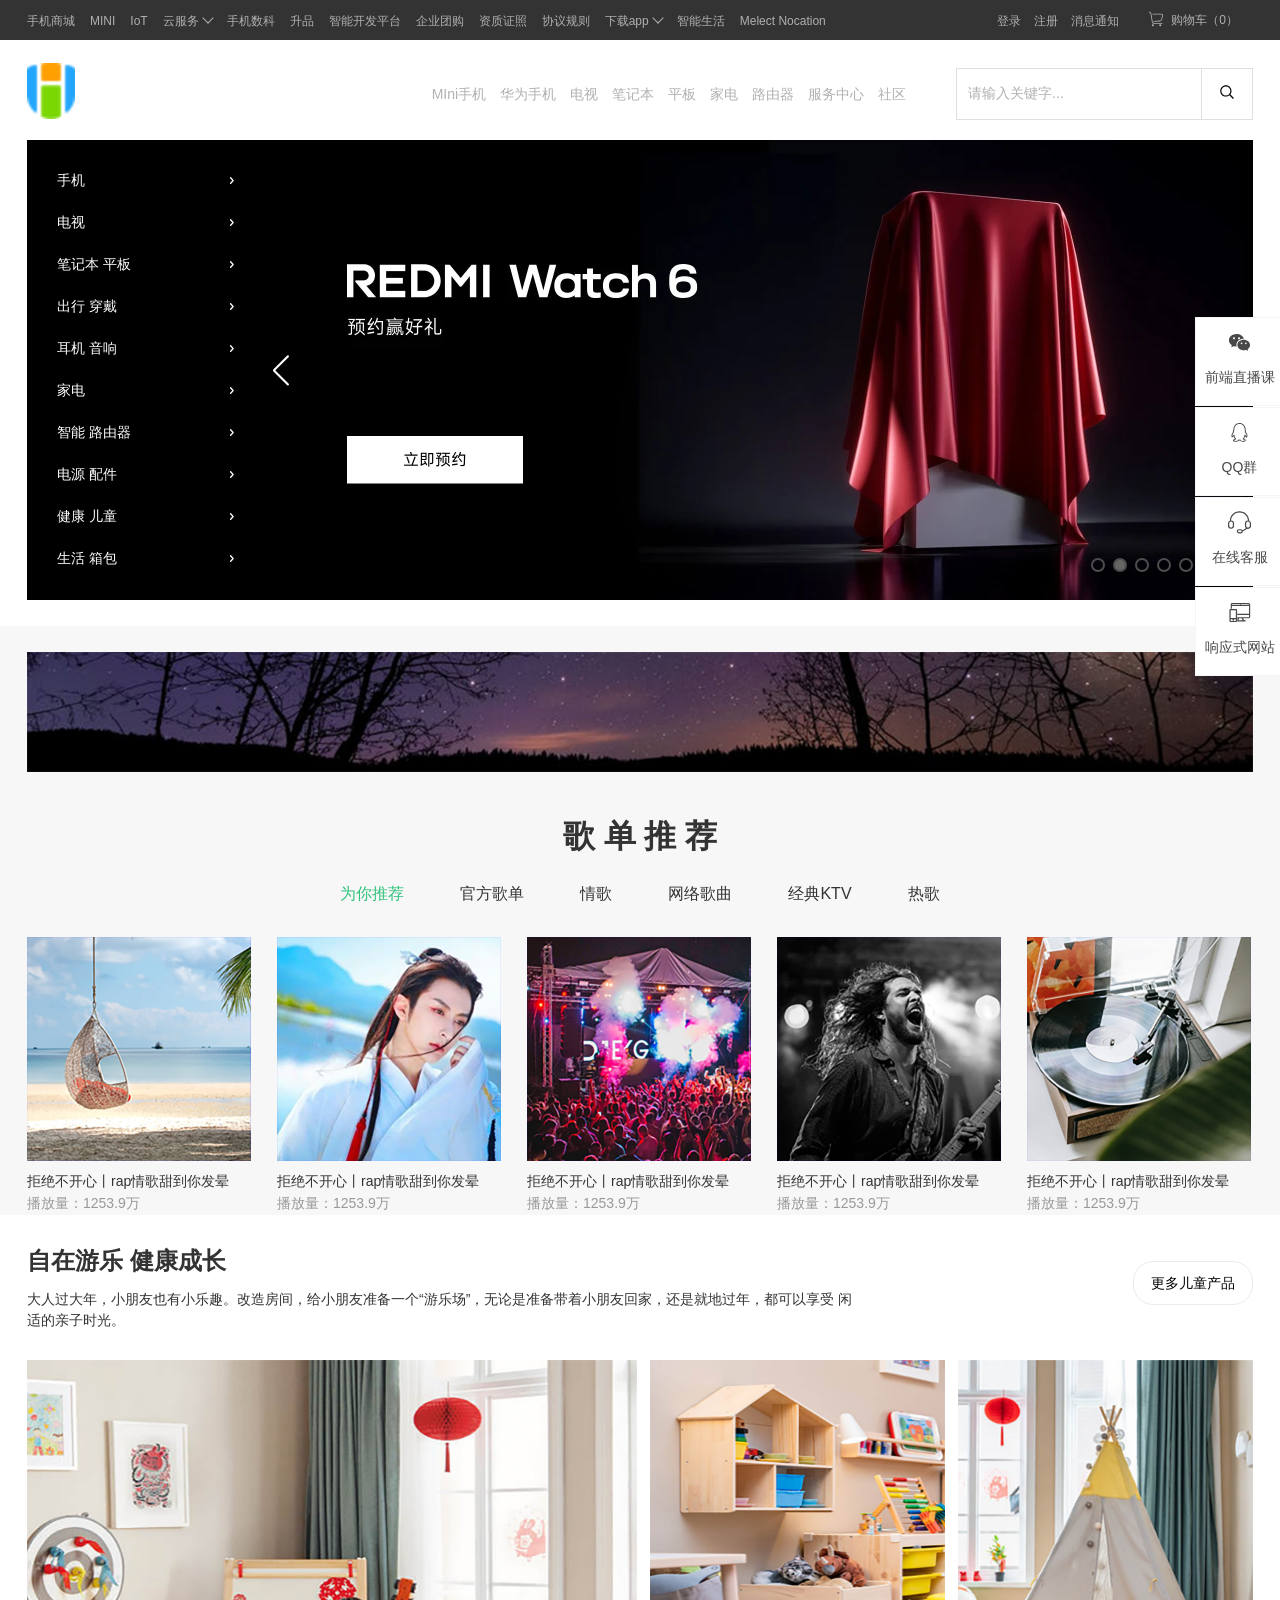
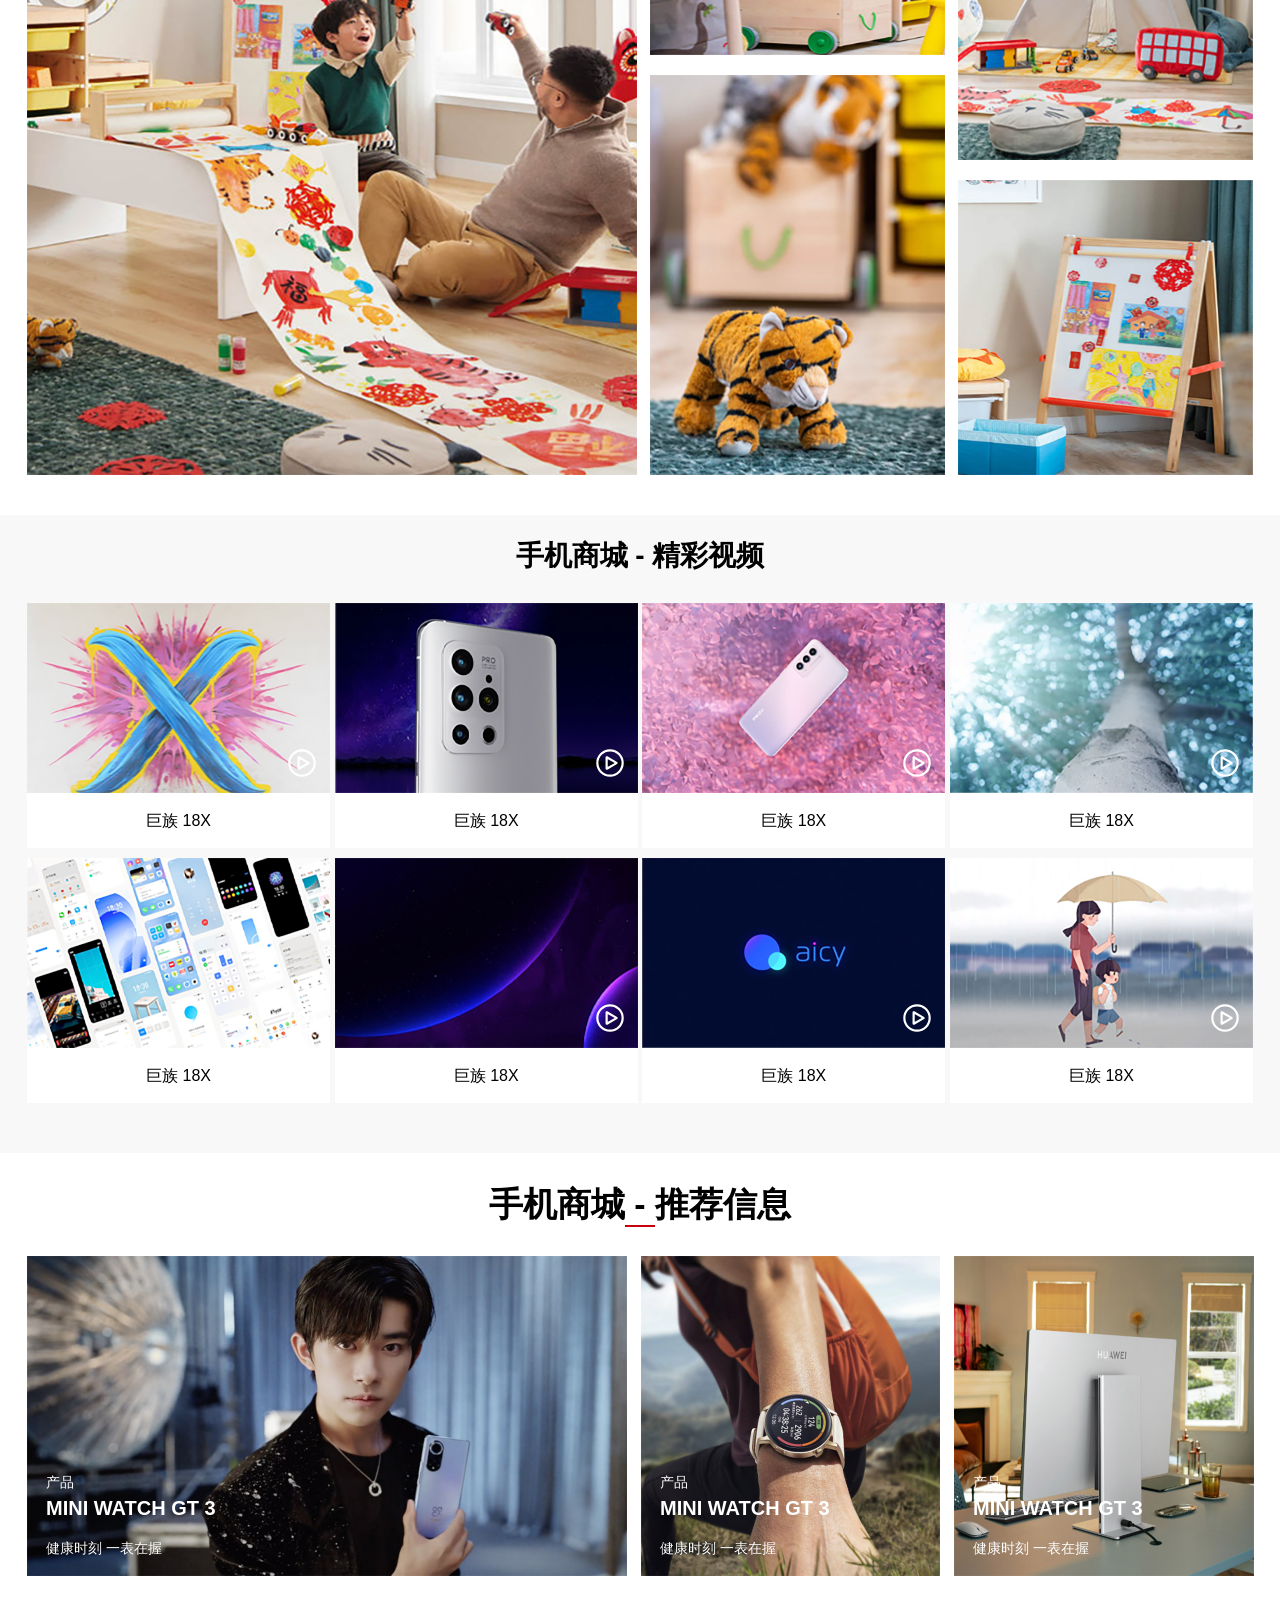
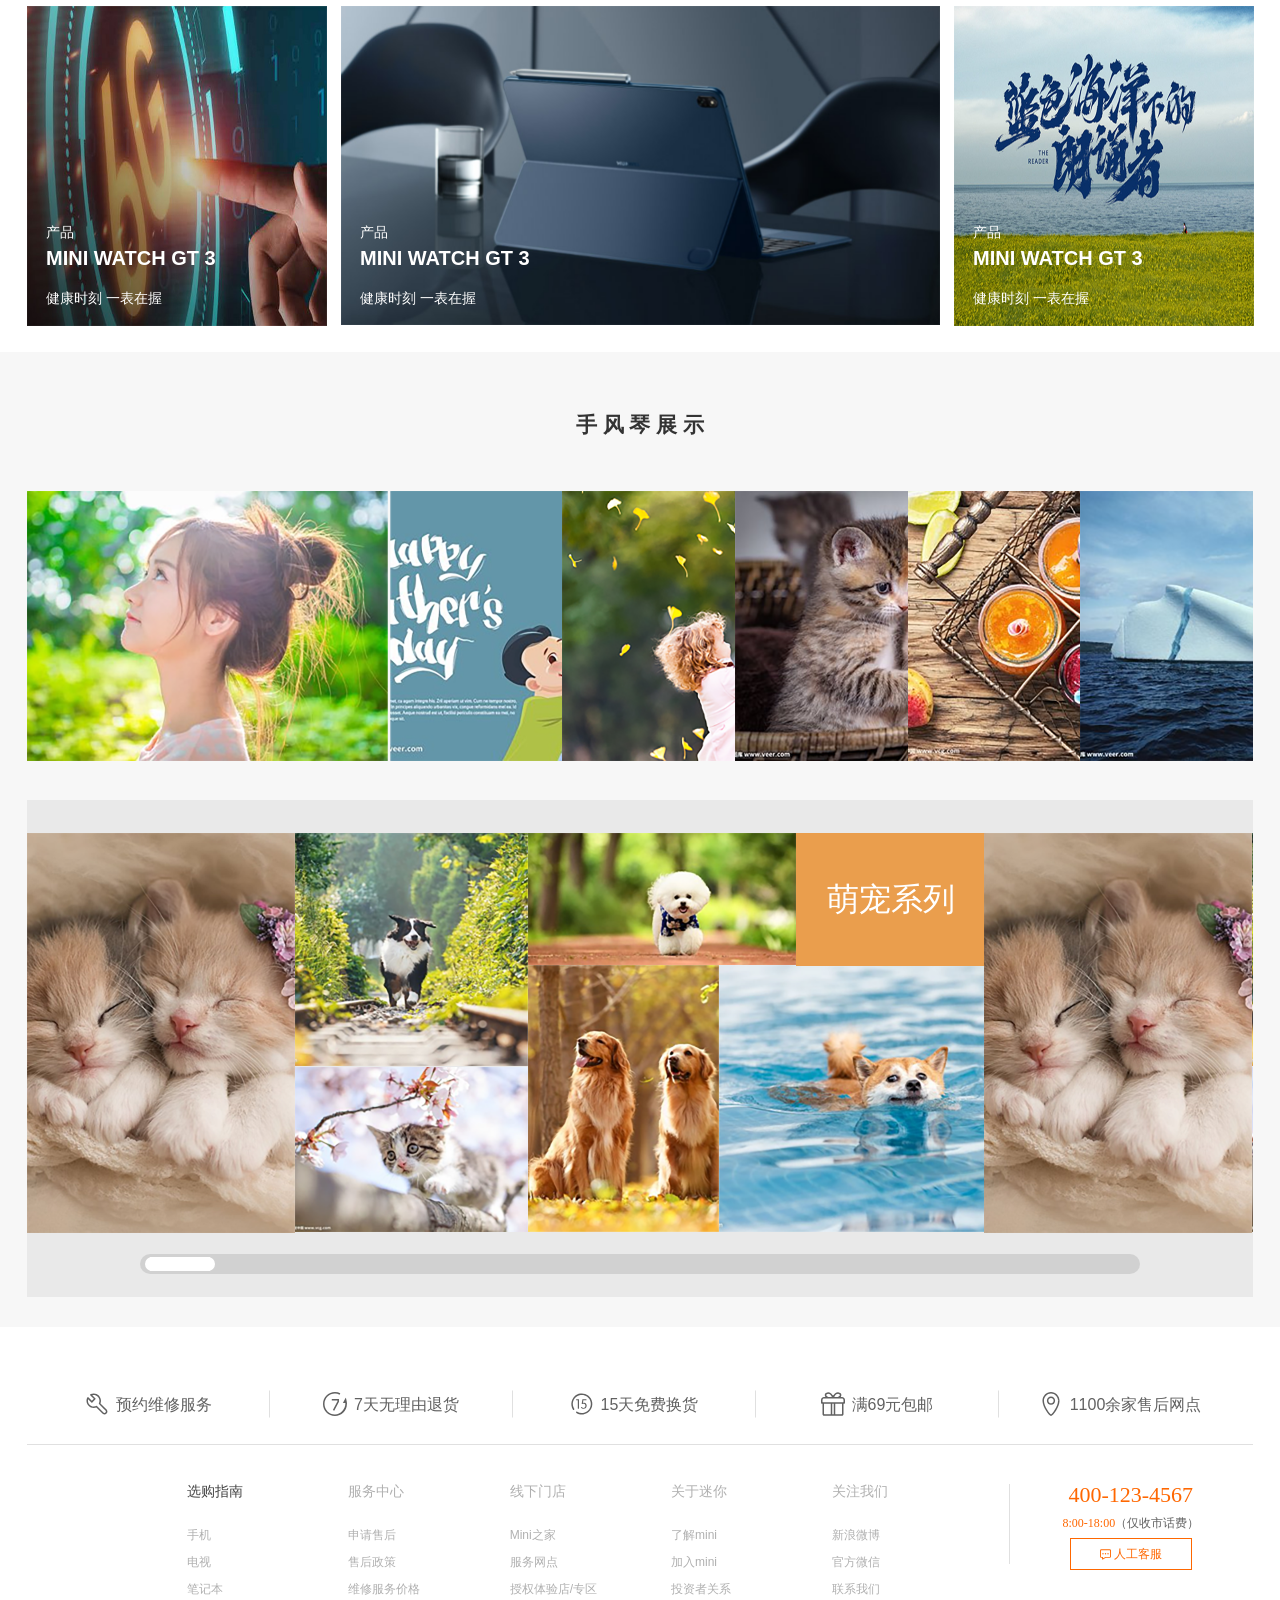
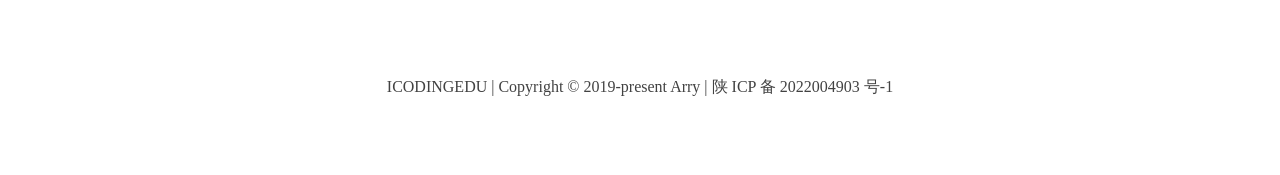
<file: src/index.html>
<!DOCTYPE html>
<html lang="en">

<head>
    <meta charset="UTF-8">
    <meta name="viewport" content="width=device-width, initial-scale=1.0">
    <link rel="stylesheet" href="./css/reset.css">
    <link rel="stylesheet" href="./fonts/iconfont.css">
    <link rel="stylesheet" href="./css/global.css">
    <link rel="stylesheet" href="./css/swiper-bundle.min.css">
    <link rel="stylesheet" href="./css/index.css">
    <title>pc-project</title>
</head>

<body>
    <!-- header start -->
    <header>
        <!-- site-tapbar start -->
        <div class="site-tapbar">
            <div class="tapbar-flex container">
                <!-- tapbar-nav start  -->
                <nav class="tapbar-nav">
                    <ul>
                        <li><a href="#">手机商城</a></li>
                        <li><a href="#">MINI</a></li>
                        <li><a href="#">IoT</a></li>
                        <li class="submenu"><a href="#">云服务</a>
                            <div class="submenu-list">
                                <ul>
                                    <li><a href="#">
                                            <svg class="icon" aria-hidden="true">
                                                <use xlink:href="#icon-shoujizhuti-tongxunlu"></use>
                                            </svg>
                                            通讯录</a></li>
                                    <li><a href="#">
                                            <svg class="icon" aria-hidden="true">
                                                <use xlink:href="#icon-shoujizhuti-xiangce"></use>
                                            </svg>
                                            短信</a></li>
                                    <li><a href="#">
                                            <svg class="icon" aria-hidden="true">
                                                <use xlink:href="#icon-shoujizhuti-duanxin"></use>
                                            </svg>
                                            云相册</a></li>
                                    <li><a href="#">
                                            <svg class="icon" aria-hidden="true">
                                                <use xlink:href="#icon-shoujizhuti-xiazai"></use>
                                            </svg>
                                            手机云盘</a></li>
                                    <li><a href="#">
                                            <svg class="icon" aria-hidden="true">
                                                <use xlink:href="#icon-shoujizhuti-bianqian"></use>
                                            </svg>
                                            笔记（便签）</a></li>
                                </ul>
                            </div>
                        </li>
                        <li><a href="#">手机数科</a></li>
                        <li><a href="#">升品</a></li>
                        <li><a href="#">智能开发平台</a></li>
                        <li><a href="#">企业团购</a></li>
                        <li><a href="#">资质证照</a></li>
                        <li><a href="#">协议规则</a></li>
                        <li class="submenu"><a href="#">下载app</a>
                            <div class="download">
                                <svg class="icon" aria-hidden="true">
                                    <use xlink:href="#icon-erweima"></use>
                                </svg>
                                <p>手机商城APP</p>
                            </div>
                        </li>
                        <li><a href="#">智能生活</a></li>
                        <li><a href="#">Melect Nocation</a></li>
                    </ul>
                </nav>
                <!-- end tapbar-nev -->
                <!-- tapbar-warp start -->
                <nav class="tapbar-warp">
                    <div class="tapbar-info">
                        <ul>
                            <li><a href="#">登录</a></li>
                            <li><a href="#">注册</a></li>
                            <li><a href="#">消息通知</a></li>
                        </ul>
                    </div>
                    <div class="tapbar-car">
                        <a href="#">
                            <svg class="icon" aria-hidden="true">
                                <use xlink:href="#icon-gouwuche"></use>
                            </svg>
                            购物车（0）
                        </a>
                        <div class="car-menu">购物车中还没有商品，赶紧选购吧！</div>
                    </div>
                </nav>
                <!-- end tapbar-warp -->
            </div>
        </div>
        <!-- end tapbar -->
        <div class="site-header">
            <div class="container header-flex">
                <div class="header-logo">
                    <h1>编程商城</h1>
                    <a href="#">
                        <img src="./assets/images/logo.png" alt="编程商城" width="48px" height="56px"></img>
                    </a>
                </div>
                <div class="header-nav">
                    <nav>
                        <div class="nav-menu">
                            <ul>
                                <li><a href="#"></a>MIni手机</li>
                                <li><a href="#"></a>华为手机</li>
                                <li><a href="#"></a>电视</li>
                                <li><a href="#"></a>笔记本</li>
                                <li><a href="#"></a>平板</li>
                                <li><a href="#"></a>家电</li>
                                <li><a href="#"></a>路由器</li>
                                <li><a href="#"></a>服务中心</li>
                                <li><a href="#"></a>社区</li>
                            </ul>
                        </div>
                    </nav>
                </div>
                <div class="header-search">
                    <form action="#" method="get">
                        <div>
                            <input type="text" name="s" class="search-input" id="J_input" placeholder="请输入关键字..." />
                            <button type="submit" class="search-btn">
                                <svg class="icon" aria-hidden="true">
                                    <use xlink:href="#icon-fangdajing"></use>
                                </svg>
                            </button>
                            <div class="keyword-list" id="J_keyword">
                                <ul>
                                    <li><a href="#">手机</a></li>
                                    <li><a href="#">空调</a></li>
                                    <li><a href="#">风扇</a></li>
                                    <li><a href="#">台式机</a></li>
                                    <li><a href="#">笔记本</a></li>
                                    <li><a href="#">路由器</a></li>
                                    <li><a href="#">充电宝</a></li>
                                    <li><a href="#">空气净化器</a></li>
                                </ul>
                            </div>
                        </div>
                    </form>
                </div>
            </div>
        </div>
    </header>
    <!-- end header -->
    <!-- main start -->
    <main>
        <section>
            <!-- banner start -->
            <div class="banner container staircase-content">
                <!--swiper start  -->
                <div class="swiper" id="swiper-banner">
                    <div class="swiper-wrapper">
                        <div class="swiper-slide"><a href="#"><img class="img-cover" src="./assets/images/swiper1.jpg"
                                    alt=""></a></div>
                        <div class="swiper-slide"><a href="#"><img class="img-cover" src="./assets/images/swiper2.webp"
                                    alt=""></a>
                        </div>
                        <div class="swiper-slide"><a href="#"><img class="img-cover" src="./assets/images/swiper3.webp"
                                    alt=""></a>
                        </div>
                        <div class="swiper-slide"><a href="#"><img class="img-cover" src="./assets/images/swiper4.webp"
                                    alt=""></a>
                        </div>
                        <div class="swiper-slide"><a href="#"><img class="img-cover" src="./assets/images/swiper5.webp"
                                    alt=""></a>
                        </div>
                        <div class="swiper-slide"><a href="#"><img class="img-cover" src="./assets/images/swiper6.webp"
                                    alt=""></a>
                        </div>
                    </div>
                    <!-- 如果需要分页器 -->
                    <div class="swiper-pagination"></div>

                    <!-- 如果需要导航按钮 -->
                    <div class="swiper-button-prev"></div>
                    <div class="swiper-button-next"></div>

                </div>
                <!-- end swiper -->
                <!-- category start -->
                <nav class="category">
                    <ul>
                        <li><a href="#">手机</a>
                            <div class="category-item">
                                <ul>
                                    <li><a href="#">
                                            <img src="./assets/images/phone.webp" alt="">
                                            <span class="ellipsis-single-line">Xiaomi 数字旗舰</span>
                                        </a></li>
                                    <li><a href="#">
                                            <img src="./assets/images/phone2.webp" alt="">
                                            <span>Xiaomi MIX系列</span>
                                        </a></li>
                                    <li><a href="#">
                                            <img src="./assets/images/phone3.webp" alt="">
                                            <span>Xiaomi Civi系列</span>
                                        </a></li>
                                    <li><a href="#">
                                            <img src="./assets/images/phone4.webp" alt="">
                                            <span>REDMI K系列</span>
                                        </a></li>
                                    <li><a href="#">
                                            <img src="./assets/images/phone5.webp" alt="">
                                            <span>REDMI Turbo系列</span>
                                        </a></li>
                                    <li>
                                        <a href="#">
                                            <img src="./assets/images/phone6.webp" alt="">
                                            <span>REDMI Note系列</span>
                                        </a>
                                    </li>
                                    <li><a href="#">
                                            <img src="./assets/images/phone7.webp" alt="">
                                            <span>REDMI 数字系列</span>
                                        </a></li>
                                </ul>
                            </div>
                        </li>
                        <li><a href="#">电视</a>
                            <div class="category-item">
                                <ul>
                                    <li><a href="#">
                                            <img src="./assets/images/DVD1.webp" alt="">
                                            <span class="ellipsis-single-line">小米电视SPro MiniLED2026</span>
                                        </a></li>
                                    <li><a href="#">
                                            <img src="./assets/images/DVD1.webp" alt="">
                                            <span>Xiaomi MIX系列</span>
                                        </a></li>
                                    <li><a href="#">
                                            <img src="./assets/images/DVD1.webp" alt="">
                                            <span>Xiaomi Civi系列</span>
                                        </a></li>
                                    <li><a href="#">
                                            <img src="./assets/images/DVD1.webp" alt="">
                                            <span>REDMI K系列</span>
                                        </a></li>
                                    <li><a href="#">
                                            <img src="./assets/images/DVD1.webp" alt="">
                                            <span>REDMI Turbo系列</span>
                                        </a></li>
                                    <li>
                                        <a href="#">
                                            <img src="./assets/images/DVD1.webp" alt="">
                                            <span>REDMI Note系列</span>
                                        </a>
                                    </li>
                                    <li><a href="#">
                                            <img src="./assets/images/DVD1.webp" alt="">
                                            <span>REDMI 数字系列</span>
                                        </a></li>
                                </ul>
                            </div>
                        </li>
                        <li><a href="#">笔记本 平板</a>
                            <div class="category-item">
                                <ul>
                                    <li><a href="#">
                                            <img src="./assets/images/phone.webp" alt="">
                                            <span class="ellipsis-single-line">Xiaomi 数字旗舰</span>
                                        </a></li>
                                    <li><a href="#">
                                            <img src="./assets/images/phone.webp" alt="">
                                            <span>Xiaomi 数字旗舰</span>
                                        </a></li>
                                    <li><a href="#">
                                            <img src="./assets/images/phone.webp" alt="">
                                            <span>Xiaomi 数字旗舰</span>
                                        </a></li>
                                    <li><a href="#">
                                            <img src="./assets/images/phone.webp" alt="">
                                            <span>Xiaomi 数字旗舰</span>
                                        </a></li>
                                    <li><a href="#">
                                            <img src="./assets/images/phone.webp" alt="">
                                            <span>Xiaomi 数字旗舰</span>
                                        </a></li>
                                    <li><a href="#">
                                            <img src="./assets/images/phone.webp" alt="">
                                            <span>Xiaomi 数字旗舰</span>
                                        </a></li>
                                    <li><a href="#">
                                            <img src="./assets/images/phone.webp" alt="">
                                            <span>Xiaomi 数字旗舰</span>
                                        </a></li>
                                    <li><a href="#">
                                            <img src="./assets/images/phone.webp" alt="">
                                            <span>Xiaomi 数字旗舰</span>
                                        </a></li>
                                    <li><a href="#">
                                            <img src="./assets/images/phone.webp" alt="">
                                            <span>Xiaomi 数字旗舰</span>
                                        </a></li>
                                    <li><a href="#">
                                            <img src="./assets/images/phone.webp" alt="">
                                            <span>Xiaomi 数字旗舰</span>
                                        </a></li>
                                    <li><a href="#">
                                            <img src="./assets/images/phone.webp" alt="">
                                            <span>Xiaomi 数字旗舰</span>
                                        </a></li>
                                    <li><a href="#">
                                            <img src="./assets/images/phone.webp" alt="">
                                            <span>Xiaomi 数字旗舰</span>
                                        </a></li>
                                    <li><a href="#">
                                            <img src="./assets/images/phone.webp" alt="">
                                            <span>Xiaomi 数字旗舰</span>
                                        </a></li>
                                    <li><a href="#">
                                            <img src="./assets/images/phone.webp" alt="">
                                            <span>Xiaomi 数字旗舰</span>
                                        </a></li>
                                </ul>
                            </div>
                        </li>
                        <li><a href="#">出行 穿戴</a>
                            <div class="category-item">
                                <ul>
                                    <li><a href="#">
                                            <img src="./assets/images/phone.webp" alt="">
                                            <span class="ellipsis-single-line">Xiaomi 数字旗舰</span>
                                        </a></li>
                                    <li><a href="#">
                                            <img src="./assets/images/phone.webp" alt="">
                                            <span>Xiaomi 数字旗舰</span>
                                        </a></li>
                                    <li><a href="#">
                                            <img src="./assets/images/phone.webp" alt="">
                                            <span>Xiaomi 数字旗舰</span>
                                        </a></li>
                                    <li><a href="#">
                                            <img src="./assets/images/phone.webp" alt="">
                                            <span>Xiaomi 数字旗舰</span>
                                        </a></li>
                                    <li><a href="#">
                                            <img src="./assets/images/phone.webp" alt="">
                                            <span>Xiaomi 数字旗舰</span>
                                        </a></li>
                                    <li><a href="#">
                                            <img src="./assets/images/phone.webp" alt="">
                                            <span>Xiaomi 数字旗舰</span>
                                        </a></li>
                                    <li><a href="#">
                                            <img src="./assets/images/phone.webp" alt="">
                                            <span>Xiaomi 数字旗舰</span>
                                        </a></li>
                                    <li><a href="#">
                                            <img src="./assets/images/phone.webp" alt="">
                                            <span>Xiaomi 数字旗舰</span>
                                        </a></li>
                                    <li><a href="#">
                                            <img src="./assets/images/phone.webp" alt="">
                                            <span>Xiaomi 数字旗舰</span>
                                        </a></li>
                                    <li><a href="#">
                                            <img src="./assets/images/phone.webp" alt="">
                                            <span>Xiaomi 数字旗舰</span>
                                        </a></li>
                                    <li><a href="#">
                                            <img src="./assets/images/phone.webp" alt="">
                                            <span>Xiaomi 数字旗舰</span>
                                        </a></li>
                                    <li><a href="#">
                                            <img src="./assets/images/phone.webp" alt="">
                                            <span>Xiaomi 数字旗舰</span>
                                        </a></li>
                                    <li><a href="#">
                                            <img src="./assets/images/phone.webp" alt="">
                                            <span>Xiaomi 数字旗舰</span>
                                        </a></li>
                                    <li><a href="#">
                                            <img src="./assets/images/phone.webp" alt="">
                                            <span>Xiaomi 数字旗舰</span>
                                        </a></li>
                                </ul>
                            </div>
                        </li>
                        <li><a href="#">耳机 音响</a>
                            <div class="category-item">
                                <ul>
                                    <li><a href="#">
                                            <img src="./assets/images/phone.webp" alt="">
                                            <span class="ellipsis-single-line">Xiaomi 数字旗舰</span>
                                        </a></li>
                                    <li><a href="#">
                                            <img src="./assets/images/phone.webp" alt="">
                                            <span>Xiaomi 数字旗舰</span>
                                        </a></li>
                                    <li><a href="#">
                                            <img src="./assets/images/phone.webp" alt="">
                                            <span>Xiaomi 数字旗舰</span>
                                        </a></li>
                                    <li><a href="#">
                                            <img src="./assets/images/phone.webp" alt="">
                                            <span>Xiaomi 数字旗舰</span>
                                        </a></li>
                                    <li><a href="#">
                                            <img src="./assets/images/phone.webp" alt="">
                                            <span>Xiaomi 数字旗舰</span>
                                        </a></li>
                                    <li><a href="#">
                                            <img src="./assets/images/phone.webp" alt="">
                                            <span>Xiaomi 数字旗舰</span>
                                        </a></li>
                                    <li><a href="#">
                                            <img src="./assets/images/phone.webp" alt="">
                                            <span>Xiaomi 数字旗舰</span>
                                        </a></li>
                                    <li><a href="#">
                                            <img src="./assets/images/phone.webp" alt="">
                                            <span>Xiaomi 数字旗舰</span>
                                        </a></li>
                                    <li><a href="#">
                                            <img src="./assets/images/phone.webp" alt="">
                                            <span>Xiaomi 数字旗舰</span>
                                        </a></li>
                                    <li><a href="#">
                                            <img src="./assets/images/phone.webp" alt="">
                                            <span>Xiaomi 数字旗舰</span>
                                        </a></li>
                                    <li><a href="#">
                                            <img src="./assets/images/phone.webp" alt="">
                                            <span>Xiaomi 数字旗舰</span>
                                        </a></li>
                                    <li><a href="#">
                                            <img src="./assets/images/phone.webp" alt="">
                                            <span>Xiaomi 数字旗舰</span>
                                        </a></li>
                                    <li><a href="#">
                                            <img src="./assets/images/phone.webp" alt="">
                                            <span>Xiaomi 数字旗舰</span>
                                        </a></li>
                                    <li><a href="#">
                                            <img src="./assets/images/phone.webp" alt="">
                                            <span>Xiaomi 数字旗舰</span>
                                        </a></li>
                                </ul>
                            </div>
                        </li>
                        <li><a href="#">家电</a>
                            <div class="category-item">
                                <ul>
                                    <li><a href="#">
                                            <img src="./assets/images/phone.webp" alt="">
                                            <span class="ellipsis-single-line">Xiaomi 数字旗舰</span>
                                        </a></li>
                                    <li><a href="#">
                                            <img src="./assets/images/phone.webp" alt="">
                                            <span>Xiaomi 数字旗舰</span>
                                        </a></li>
                                    <li><a href="#">
                                            <img src="./assets/images/phone.webp" alt="">
                                            <span>Xiaomi 数字旗舰</span>
                                        </a></li>
                                    <li><a href="#">
                                            <img src="./assets/images/phone.webp" alt="">
                                            <span>Xiaomi 数字旗舰</span>
                                        </a></li>
                                    <li><a href="#">
                                            <img src="./assets/images/phone.webp" alt="">
                                            <span>Xiaomi 数字旗舰</span>
                                        </a></li>
                                    <li><a href="#">
                                            <img src="./assets/images/phone.webp" alt="">
                                            <span>Xiaomi 数字旗舰</span>
                                        </a></li>
                                    <li><a href="#">
                                            <img src="./assets/images/phone.webp" alt="">
                                            <span>Xiaomi 数字旗舰</span>
                                        </a></li>
                                    <li><a href="#">
                                            <img src="./assets/images/phone.webp" alt="">
                                            <span>Xiaomi 数字旗舰</span>
                                        </a></li>
                                    <li><a href="#">
                                            <img src="./assets/images/phone.webp" alt="">
                                            <span>Xiaomi 数字旗舰</span>
                                        </a></li>
                                    <li><a href="#">
                                            <img src="./assets/images/phone.webp" alt="">
                                            <span>Xiaomi 数字旗舰</span>
                                        </a></li>
                                    <li><a href="#">
                                            <img src="./assets/images/phone.webp" alt="">
                                            <span>Xiaomi 数字旗舰</span>
                                        </a></li>
                                    <li><a href="#">
                                            <img src="./assets/images/phone.webp" alt="">
                                            <span>Xiaomi 数字旗舰</span>
                                        </a></li>
                                    <li><a href="#">
                                            <img src="./assets/images/phone.webp" alt="">
                                            <span>Xiaomi 数字旗舰</span>
                                        </a></li>
                                    <li><a href="#">
                                            <img src="./assets/images/phone.webp" alt="">
                                            <span>Xiaomi 数字旗舰</span>
                                        </a></li>
                                </ul>
                            </div>
                        </li>
                        <li><a href="#">智能 路由器</a>
                            <div class="category-item">
                                <ul>
                                    <li><a href="#">
                                            <img src="./assets/images/phone.webp" alt="">
                                            <span class="ellipsis-single-line">Xiaomi 数字旗舰</span>
                                        </a></li>
                                    <li><a href="#">
                                            <img src="./assets/images/phone.webp" alt="">
                                            <span>Xiaomi 数字旗舰</span>
                                        </a></li>
                                    <li><a href="#">
                                            <img src="./assets/images/phone.webp" alt="">
                                            <span>Xiaomi 数字旗舰</span>
                                        </a></li>
                                    <li><a href="#">
                                            <img src="./assets/images/phone.webp" alt="">
                                            <span>Xiaomi 数字旗舰</span>
                                        </a></li>
                                    <li><a href="#">
                                            <img src="./assets/images/phone.webp" alt="">
                                            <span>Xiaomi 数字旗舰</span>
                                        </a></li>
                                    <li><a href="#">
                                            <img src="./assets/images/phone.webp" alt="">
                                            <span>Xiaomi 数字旗舰</span>
                                        </a></li>
                                    <li><a href="#">
                                            <img src="./assets/images/phone.webp" alt="">
                                            <span>Xiaomi 数字旗舰</span>
                                        </a></li>
                                    <li><a href="#">
                                            <img src="./assets/images/phone.webp" alt="">
                                            <span>Xiaomi 数字旗舰</span>
                                        </a></li>
                                    <li><a href="#">
                                            <img src="./assets/images/phone.webp" alt="">
                                            <span>Xiaomi 数字旗舰</span>
                                        </a></li>
                                    <li><a href="#">
                                            <img src="./assets/images/phone.webp" alt="">
                                            <span>Xiaomi 数字旗舰</span>
                                        </a></li>
                                    <li><a href="#">
                                            <img src="./assets/images/phone.webp" alt="">
                                            <span>Xiaomi 数字旗舰</span>
                                        </a></li>
                                    <li><a href="#">
                                            <img src="./assets/images/phone.webp" alt="">
                                            <span>Xiaomi 数字旗舰</span>
                                        </a></li>
                                    <li><a href="#">
                                            <img src="./assets/images/phone.webp" alt="">
                                            <span>Xiaomi 数字旗舰</span>
                                        </a></li>
                                    <li><a href="#">
                                            <img src="./assets/images/phone.webp" alt="">
                                            <span>Xiaomi 数字旗舰</span>
                                        </a></li>
                                </ul>
                            </div>
                        </li>
                        <li><a href="#">电源 配件</a>
                            <div class="category-item">
                                <ul>
                                    <li><a href="#">
                                            <img src="./assets/images/phone.webp" alt="">
                                            <span class="ellipsis-single-line">Xiaomi 数字旗舰</span>
                                        </a></li>
                                    <li><a href="#">
                                            <img src="./assets/images/phone.webp" alt="">
                                            <span>Xiaomi 数字旗舰</span>
                                        </a></li>
                                    <li><a href="#">
                                            <img src="./assets/images/phone.webp" alt="">
                                            <span>Xiaomi 数字旗舰</span>
                                        </a></li>
                                    <li><a href="#">
                                            <img src="./assets/images/phone.webp" alt="">
                                            <span>Xiaomi 数字旗舰</span>
                                        </a></li>
                                    <li><a href="#">
                                            <img src="./assets/images/phone.webp" alt="">
                                            <span>Xiaomi 数字旗舰</span>
                                        </a></li>
                                    <li><a href="#">
                                            <img src="./assets/images/phone.webp" alt="">
                                            <span>Xiaomi 数字旗舰</span>
                                        </a></li>
                                    <li><a href="#">
                                            <img src="./assets/images/phone.webp" alt="">
                                            <span>Xiaomi 数字旗舰</span>
                                        </a></li>
                                    <li><a href="#">
                                            <img src="./assets/images/phone.webp" alt="">
                                            <span>Xiaomi 数字旗舰</span>
                                        </a></li>
                                    <li><a href="#">
                                            <img src="./assets/images/phone.webp" alt="">
                                            <span>Xiaomi 数字旗舰</span>
                                        </a></li>
                                    <li><a href="#">
                                            <img src="./assets/images/phone.webp" alt="">
                                            <span>Xiaomi 数字旗舰</span>
                                        </a></li>
                                    <li><a href="#">
                                            <img src="./assets/images/phone.webp" alt="">
                                            <span>Xiaomi 数字旗舰</span>
                                        </a></li>
                                    <li><a href="#">
                                            <img src="./assets/images/phone.webp" alt="">
                                            <span>Xiaomi 数字旗舰</span>
                                        </a></li>
                                    <li><a href="#">
                                            <img src="./assets/images/phone.webp" alt="">
                                            <span>Xiaomi 数字旗舰</span>
                                        </a></li>
                                    <li>
                                        <a href="#">
                                            <img src="./assets/images/phone.webp" alt="">
                                            <span>Xiaomi 数字旗舰</span>
                                        </a>
                                    </li>
                                    <li><a href="#">
                                            <img src="./assets/images/phone.webp" alt="">
                                            <span class="ellipsis-single-line">Xiaomi 数字旗舰</span>
                                        </a></li>
                                    <li><a href="#">
                                            <img src="./assets/images/phone.webp" alt="">
                                            <span>Xiaomi 数字旗舰</span>
                                        </a></li>
                                    <li><a href="#">
                                            <img src="./assets/images/phone.webp" alt="">
                                            <span>Xiaomi 数字旗舰</span>
                                        </a></li>
                                    <li><a href="#">
                                            <img src="./assets/images/phone.webp" alt="">
                                            <span>Xiaomi 数字旗舰</span>
                                        </a></li>
                                </ul>
                            </div>
                        </li>
                        <li><a href="#">健康 儿童</a>
                            <div class="category-item">
                                <ul>
                                    <li><a href="#">
                                            <img src="./assets/images/phone.webp" alt="">
                                            <span class="ellipsis-single-line">Xiaomi 数字旗舰</span>
                                        </a></li>
                                    <li><a href="#">
                                            <img src="./assets/images/phone.webp" alt="">
                                            <span>Xiaomi 数字旗舰</span>
                                        </a></li>
                                    <li><a href="#">
                                            <img src="./assets/images/phone.webp" alt="">
                                            <span>Xiaomi 数字旗舰</span>
                                        </a></li>
                                    <li><a href="#">
                                            <img src="./assets/images/phone.webp" alt="">
                                            <span>Xiaomi 数字旗舰</span>
                                        </a></li>
                                    <li><a href="#">
                                            <img src="./assets/images/phone.webp" alt="">
                                            <span>Xiaomi 数字旗舰</span>
                                        </a></li>
                                    <li><a href="#">
                                            <img src="./assets/images/phone.webp" alt="">
                                            <span>Xiaomi 数字旗舰</span>
                                        </a></li>
                                    <li><a href="#">
                                            <img src="./assets/images/phone.webp" alt="">
                                            <span>Xiaomi 数字旗舰</span>
                                        </a></li>
                                    <li><a href="#">
                                            <img src="./assets/images/phone.webp" alt="">
                                            <span>Xiaomi 数字旗舰</span>
                                        </a></li>
                                    <li><a href="#">
                                            <img src="./assets/images/phone.webp" alt="">
                                            <span>Xiaomi 数字旗舰</span>
                                        </a></li>
                                    <li><a href="#">
                                            <img src="./assets/images/phone.webp" alt="">
                                            <span>Xiaomi 数字旗舰</span>
                                        </a></li>
                                    <li><a href="#">
                                            <img src="./assets/images/phone.webp" alt="">
                                            <span>Xiaomi 数字旗舰</span>
                                        </a></li>
                                    <li><a href="#">
                                            <img src="./assets/images/phone.webp" alt="">
                                            <span>Xiaomi 数字旗舰</span>
                                        </a></li>
                                    <li><a href="#">
                                            <img src="./assets/images/phone.webp" alt="">
                                            <span>Xiaomi 数字旗舰</span>
                                        </a></li>
                                    <li><a href="#">
                                            <img src="./assets/images/phone.webp" alt="">
                                            <span>Xiaomi 数字旗舰</span>
                                        </a></li>
                                </ul>
                            </div>
                        </li>
                        <li><a href="#">生活 箱包</a>
                            <div class="category-item">
                                <ul>
                                    <li><a href="#">
                                            <img src="./assets/images/phone.webp" alt="">
                                            <span class="ellipsis-single-line">Xiaomi 数字旗舰</span>
                                        </a></li>
                                    <li><a href="#">
                                            <img src="./assets/images/phone.webp" alt="">
                                            <span>Xiaomi 数字旗舰</span>
                                        </a></li>
                                    <li><a href="#">
                                            <img src="./assets/images/phone.webp" alt="">
                                            <span>Xiaomi 数字旗舰</span>
                                        </a></li>
                                    <li><a href="#">
                                            <img src="./assets/images/phone.webp" alt="">
                                            <span>Xiaomi 数字旗舰</span>
                                        </a></li>
                                    <li><a href="#">
                                            <img src="./assets/images/phone.webp" alt="">
                                            <span>Xiaomi 数字旗舰</span>
                                        </a></li>
                                    <li><a href="#">
                                            <img src="./assets/images/phone.webp" alt="">
                                            <span>Xiaomi 数字旗舰</span>
                                        </a></li>
                                    <li><a href="#">
                                            <img src="./assets/images/phone.webp" alt="">
                                            <span>Xiaomi 数字旗舰</span>
                                        </a></li>
                                    <li><a href="#">
                                            <img src="./assets/images/phone.webp" alt="">
                                            <span>Xiaomi 数字旗舰</span>
                                        </a></li>
                                    <li><a href="#">
                                            <img src="./assets/images/phone.webp" alt="">
                                            <span>Xiaomi 数字旗舰</span>
                                        </a></li>
                                    <li><a href="#">
                                            <img src="./assets/images/phone.webp" alt="">
                                            <span>Xiaomi 数字旗舰</span>
                                        </a></li>
                                    <li><a href="#">
                                            <img src="./assets/images/phone.webp" alt="">
                                            <span>Xiaomi 数字旗舰</span>
                                        </a></li>
                                    <li><a href="#">
                                            <img src="./assets/images/phone.webp" alt="">
                                            <span>Xiaomi 数字旗舰</span>
                                        </a></li>
                                    <li><a href="#">
                                            <img src="./assets/images/phone.webp" alt="">
                                            <span>Xiaomi 数字旗舰</span>
                                        </a></li>
                                    <li><a href="#">
                                            <img src="./assets/images/phone.webp" alt="">
                                            <span>Xiaomi 数字旗舰</span>
                                        </a></li>
                                </ul>
                            </div>
                        </li>
                    </ul>
                </nav>
            </div>
            <!-- end banner -->
            <!-- recomment start -->
            <div class="music">
                <div class="container">
                    <div class="music-banner">
                        <img src="./assets/images/banner.png" alt="">
                    </div>
                    <div class="music-recommend staircase-content">
                        <h2 class="music-title">歌 单 推 荐</h2>
                        <div class="recommend-card">
                            <ul id="J_card">
                                <li class="active">为你推荐</li>
                                <li>官方歌单</li>
                                <li>情歌</li>
                                <li>网络歌曲</li>
                                <li>经典KTV</li>
                                <li>热歌</li>
                            </ul>
                        </div>
                        <div class="music-content" id="J_music-content">
                            <div class="music-content-item active">
                                <ul class="music-list">
                                    <li>
                                        <a href="#">
                                            <div class="img">
                                                <img src="./assets/images/music-1.png" alt="图片描述" width="224px"
                                                    height="224px">
                                                <span class="iconfont icon-play"></span>
                                            </div>
                                        </a>
                                        <p class="music-desc  ellipsis-single-line">拒绝不开心丨rap情歌甜到你发晕</p>
                                        <p>播放量：1253.9万</p>
                                    </li>
                                    <li>
                                        <a href="#">
                                            <div class="img">
                                                <img src="./assets/images/music-2.png" alt="图片描述" width="224px"
                                                    height="224px">
                                                <span class="iconfont icon-play"></span>
                                            </div>
                                        </a>
                                        <p class="music-desc  ellipsis-single-line">
                                            拒绝不开心丨rap情歌甜到你发晕</p>
                                        <p>播放量：1253.9万</p>
                                    </li>
                                    <li>
                                        <a href="#">
                                            <div class="img">
                                                <img src="./assets/images/music-3.png" alt="图片描述" width="224px"
                                                    height="224px">
                                                <span class="iconfont icon-play"></span>
                                            </div>
                                        </a>
                                        <p class="music-desc  ellipsis-single-line">拒绝不开心丨rap情歌甜到你发晕</p>
                                        <p>播放量：1253.9万</p>
                                    </li>
                                    <li>
                                        <a href="#">
                                            <div class="img">
                                                <img src="./assets/images/music-4.png" alt="图片描述" width="224px"
                                                    height="224px">
                                                <span class="iconfont icon-play"></span>
                                            </div>
                                        </a>
                                        <p class="music-desc  ellipsis-single-line">拒绝不开心丨rap情歌甜到你发晕</p>
                                        <p>播放量：1253.9万</p>
                                    </li>
                                    <li>
                                        <a href="#">
                                            <div class="img">
                                                <img src="./assets/images/music-5.png" alt="图片描述" width="224px"
                                                    height="224px">
                                                <span class="iconfont icon-play"></span>
                                            </div>
                                        </a>
                                        <p class="music-desc  ellipsis-single-line">拒绝不开心丨rap情歌甜到你发晕</p>
                                        <p>播放量：1253.9万</p>
                                    </li>
                                </ul>
                            </div>
                            <div class="music-content-item">
                                <ul class="music-list">
                                    <li>
                                        <a href="#">
                                            <div class="img">
                                                <img src="./assets/images/music-6.png" alt="图片描述" width="224px"
                                                    height="224px">
                                                <span class="iconfont icon-play"></span>
                                            </div>
                                        </a>
                                        <p class="music-desc  ellipsis-single-line">拒绝不开心丨rap情歌甜到你发晕</p>
                                        <p>播放量：1253.9万</p>
                                    </li>
                                    <li>
                                        <a href="#">
                                            <div class="img">
                                                <img src="./assets/images/music-7.png" alt="图片描述" width="224px"
                                                    height="224px">
                                                <span class="iconfont icon-play"></span>
                                            </div>
                                        </a>
                                        <p class="music-desc  ellipsis-single-line">拒绝不开心丨rap情歌甜到你发晕</p>
                                        <p>播放量：1253.9万</p>
                                    </li>
                                    <li>
                                        <a href="#">
                                            <div class="img">
                                                <img src="./assets/images/music-8.png" alt="图片描述" width="224px"
                                                    height="224px">
                                                <span class="iconfont icon-play"></span>
                                            </div>
                                        </a>
                                        <p class="music-desc  ellipsis-single-line">拒绝不开心丨rap情歌甜到你发晕</p>
                                        <p>播放量：1253.9万</p>
                                    </li>
                                    <li>
                                        <a href="#">
                                            <div class="img">
                                                <img src="./assets/images/music-9.png" alt="图片描述" width="224px"
                                                    height="224px">
                                                <span class="iconfont icon-play"></span>
                                            </div>
                                        </a>
                                        <p class="music-desc  ellipsis-single-line">拒绝不开心丨rap情歌甜到你发晕</p>
                                        <p>播放量：1253.9万</p>
                                    </li>
                                    <li>
                                        <a href="#">
                                            <div class="img">
                                                <img src="./assets/images/music-10.png" alt="图片描述" width="224px"
                                                    height="224px">
                                                <span class="iconfont icon-play"></span>
                                            </div>
                                        </a>
                                        <p class="music-desc  ellipsis-single-line">拒绝不开心丨rap情歌甜到你发晕</p>
                                        <p>播放量：1253.9万</p>
                                    </li>
                                </ul>
                            </div>
                            <div class="music-content-item">
                                <ul class="music-list">
                                    <li>
                                        <a href="#">
                                            <div class="img">
                                                <img src="./assets/images/music-1.png" alt="图片描述" width="224px"
                                                    height="224px">
                                                <span class="iconfont icon-play"></span>
                                            </div>
                                        </a>
                                        <p class="music-desc  ellipsis-single-line">拒绝不开心丨rap情歌甜到你发晕</p>
                                        <p>播放量：1253.9万</p>
                                    </li>
                                    <li>
                                        <a href="#">
                                            <div class="img">
                                                <img src="./assets/images/music-2.png" alt="图片描述" width="224px"
                                                    height="224px">
                                                <span class="iconfont icon-play"></span>
                                            </div>
                                        </a>
                                        <p class="music-desc  ellipsis-single-line">
                                            拒绝不开心丨rap情歌甜到你发晕zzzzzzzzzzzzzzzzzzzzzzzzzzzzzzz</p>
                                        <p>播放量：1253.9万</p>
                                    </li>
                                    <li>
                                        <a href="#">
                                            <div class="img">
                                                <img src="./assets/images/music-3.png" alt="图片描述" width="224px"
                                                    height="224px">
                                                <span class="iconfont icon-play"></span>
                                            </div>
                                        </a>
                                        <p class="music-desc  ellipsis-single-line">拒绝不开心丨rap情歌甜到你发晕</p>
                                        <p>播放量：1253.9万</p>
                                    </li>
                                    <li>
                                        <a href="#">
                                            <div class="img">
                                                <img src="./assets/images/music-4.png" alt="图片描述" width="224px"
                                                    height="224px">
                                                <span class="iconfont icon-play"></span>
                                            </div>
                                        </a>
                                        <p class="music-desc  ellipsis-single-line">拒绝不开心丨rap情歌甜到你发晕</p>
                                        <p>播放量：1253.9万</p>
                                    </li>
                                    <li>
                                        <a href="#">
                                            <div class="img">
                                                <img src="./assets/images/music-5.png" alt="图片描述" width="224px"
                                                    height="224px">
                                                <span class="iconfont icon-play"></span>
                                            </div>
                                        </a>
                                        <p class="music-desc  ellipsis-single-line">拒绝不开心丨rap情歌甜到你发晕</p>
                                        <p>播放量：1253.9万</p>
                                    </li>
                                </ul>
                            </div>
                            <div class="music-content-item">
                                <ul class="music-list">
                                    <li>
                                        <a href="#">
                                            <div class="img">
                                                <img src="./assets/images/music-6.png" alt="图片描述" width="224px"
                                                    height="224px">
                                                <span class="iconfont icon-play"></span>
                                            </div>
                                        </a>
                                        <p class="music-desc  ellipsis-single-line">拒绝不开心丨rap情歌甜到你发晕</p>
                                        <p>播放量：1253.9万</p>
                                    </li>
                                    <li>
                                        <a href="#">
                                            <div class="img">
                                                <img src="./assets/images/music-7.png" alt="图片描述" width="224px"
                                                    height="224px">
                                                <span class="iconfont icon-play"></span>
                                            </div>
                                        </a>
                                        <p class="music-desc  ellipsis-single-line">拒绝不开心丨rap情歌甜到你发晕</p>
                                        <p>播放量：1253.9万</p>
                                    </li>
                                    <li>
                                        <a href="#">
                                            <div class="img">
                                                <img src="./assets/images/music-8.png" alt="图片描述" width="224px"
                                                    height="224px">
                                                <span class="iconfont icon-play"></span>
                                            </div>
                                        </a>
                                        <p class="music-desc  ellipsis-single-line">拒绝不开心丨rap情歌甜到你发晕</p>
                                        <p>播放量：1253.9万</p>
                                    </li>
                                    <li>
                                        <a href="#">
                                            <div class="img">
                                                <img src="./assets/images/music-9.png" alt="图片描述" width="224px"
                                                    height="224px">
                                                <span class="iconfont icon-play"></span>
                                            </div>
                                        </a>
                                        <p class="music-desc  ellipsis-single-line">拒绝不开心丨rap情歌甜到你发晕</p>
                                        <p>播放量：1253.9万</p>
                                    </li>
                                    <li>
                                        <a href="#">
                                            <div class="img">
                                                <img src="./assets/images/music-10.png" alt="图片描述" width="224px"
                                                    height="224px">
                                                <span class="iconfont icon-play"></span>
                                            </div>
                                        </a>
                                        <p class="music-desc  ellipsis-single-line">拒绝不开心丨rap情歌甜到你发晕</p>
                                        <p>播放量：1253.9万</p>
                                    </li>
                                </ul>
                            </div>
                            <div class="music-content-item">
                                <ul class="music-list">
                                    <li>
                                        <a href="#">
                                            <div class="img">
                                                <img src="./assets/images/music-1.png" alt="图片描述" width="224px"
                                                    height="224px">
                                                <span class="iconfont icon-play"></span>
                                            </div>
                                        </a>
                                        <p class="music-desc  ellipsis-single-line">拒绝不开心丨rap情歌甜到你发晕</p>
                                        <p>播放量：1253.9万</p>
                                    </li>
                                    <li>
                                        <a href="#">
                                            <div class="img">
                                                <img src="./assets/images/music-2.png" alt="图片描述" width="224px"
                                                    height="224px">
                                                <span class="iconfont icon-play"></span>
                                            </div>
                                        </a>
                                        <p class="music-desc  ellipsis-single-line">
                                            拒绝不开心丨rap情歌甜到你发晕zzzzzzzzzzzzzzzzzzzzzzzzzzzzzzz</p>
                                        <p>播放量：1253.9万</p>
                                    </li>
                                    <li>
                                        <a href="#">
                                            <div class="img">
                                                <img src="./assets/images/music-3.png" alt="图片描述" width="224px"
                                                    height="224px">
                                                <span class="iconfont icon-play"></span>
                                            </div>
                                        </a>
                                        <p class="music-desc  ellipsis-single-line">拒绝不开心丨rap情歌甜到你发晕</p>
                                        <p>播放量：1253.9万</p>
                                    </li>
                                    <li>
                                        <a href="#">
                                            <div class="img">
                                                <img src="./assets/images/music-4.png" alt="图片描述" width="224px"
                                                    height="224px">
                                                <span class="iconfont icon-play"></span>
                                            </div>
                                        </a>
                                        <p class="music-desc  ellipsis-single-line">拒绝不开心丨rap情歌甜到你发晕</p>
                                        <p>播放量：1253.9万</p>
                                    </li>
                                    <li>
                                        <a href="#">
                                            <div class="img">
                                                <img src="./assets/images/music-5.png" alt="图片描述" width="224px"
                                                    height="224px">
                                                <span class="iconfont icon-play"></span>
                                            </div>
                                        </a>
                                        <p class="music-desc  ellipsis-single-line">拒绝不开心丨rap情歌甜到你发晕</p>
                                        <p>播放量：1253.9万</p>
                                    </li>
                                </ul>
                            </div>
                            <div class="music-content-item">
                                <ul class="music-list">
                                    <li>
                                        <a href="#">
                                            <div class="img">
                                                <img src="./assets/images/music-6.png" alt="图片描述" width="224px"
                                                    height="224px">
                                                <span class="iconfont icon-play"></span>
                                            </div>
                                        </a>
                                        <p class="music-desc  ellipsis-single-line">拒绝不开心丨rap情歌甜到你发晕</p>
                                        <p>播放量：1253.9万</p>
                                    </li>
                                    <li>
                                        <a href="#">
                                            <div class="img">
                                                <img src="./assets/images/music-7.png" alt="图片描述" width="224px"
                                                    height="224px">
                                                <span class="iconfont icon-play"></span>
                                            </div>
                                        </a>
                                        <p class="music-desc  ellipsis-single-line">拒绝不开心丨rap情歌甜到你发晕</p>
                                        <p>播放量：1253.9万</p>
                                    </li>
                                    <li>
                                        <a href="#">
                                            <div class="img">
                                                <img src="./assets/images/music-8.png" alt="图片描述" width="224px"
                                                    height="224px">
                                                <span class="iconfont icon-play"></span>
                                            </div>
                                        </a>
                                        <p class="music-desc  ellipsis-single-line">拒绝不开心丨rap情歌甜到你发晕</p>
                                        <p>播放量：1253.9万</p>
                                    </li>
                                    <li>
                                        <a href="#">
                                            <div class="img">
                                                <img src="./assets/images/music-9.png" alt="图片描述" width="224px"
                                                    height="224px">
                                                <span class="iconfont icon-play"></span>
                                            </div>
                                        </a>
                                        <p class="music-desc  ellipsis-single-line">拒绝不开心丨rap情歌甜到你发晕</p>
                                        <p>播放量：1253.9万</p>
                                    </li>
                                    <li>
                                        <a href="#">
                                            <div class="img">
                                                <img src="./assets/images/music-10.png" alt="图片描述" width="224px"
                                                    height="224px">
                                                <span class="iconfont icon-play"></span>
                                            </div>
                                        </a>
                                        <p class="music-desc  ellipsis-single-line">拒绝不开心丨rap情歌甜到你发晕</p>
                                        <p>播放量：1253.9万</p>
                                    </li>
                                </ul>
                            </div>
                        </div>
                    </div>
                </div>
            </div>
            <!-- end recomment -->
        </section>
        <section>
            <!-- product start -->
            <div class="product container staircase-content">
                <div class="product-header">
                    <div class="product-header-left">
                        <h3>自在游乐 健康成长</h3>
                        <p>大人过大年，小朋友也有小乐趣。改造房间，给小朋友准备一个“游乐场”，无论是准备带着小朋友回家，还是就地过年，都可以享受 闲适的亲子时光。</p>
                    </div>
                    <div class="product-header-more">
                        <a href="#">更多儿童产品</a>
                    </div>
                </div>
                <div class="product-content">

                    <div class="product-content-item">
                        <img src="./assets/images/child-1.png" alt="" width="610px" height="715px">
                        <div class="dot dot1">
                            <div class="dot-tipc">
                                <p class="title .ellipsis-single-line">DUNDRA 敦德拉</p>
                                <p class="desc .ellipsis-mulit-line">带储物空间的活动桌</p>
                                <p class="price">￥<span>999</span>.00</p>
                            </div>
                        </div>
                        <div class="dot dot2">
                            <div class="dot-tipc">
                                <p class="title .ellipsis-single-line">DUNDRA 敦德拉</p>
                                <p class="desc .ellipsis-mulit-line">带储物空间的活动桌</p>
                                <p class="price">￥<span>999</span>.00</p>
                            </div>
                        </div>
                        <div class="dot dot3">
                            <div class="dot-tipc">
                                <p class="title .ellipsis-single-line">DUNDRA 敦德拉</p>
                                <p class="desc .ellipsis-mulit-line">带储物空间的活动桌</p>
                                <p class="price">￥<span>999</span>.00</p>
                            </div>
                        </div>
                    </div>
                    <div class="product-content-item">
                        <img src="./assets/images/child-2.png" alt="" width="295px" height="295px">
                        <div class="dot dot4">
                            <div class="dot-tipc">
                                <p class="title .ellipsis-single-line">DUNDRA 敦德拉</p>
                                <p class="desc .ellipsis-mulit-line">带储物空间的活动桌</p>
                                <p class="price">￥<span>999</span>.00</p>
                            </div>
                        </div>
                    </div>
                    <div class="product-content-item">
                        <img src="./assets/images/child-3.png" alt="" width="295px" height="400px">
                    </div>
                    <div class="product-content-item">
                        <img src="./assets/images/child-4.png" alt="" width="295px" height="400px">
                    </div>
                    <div class="product-content-item">
                        <img src="./assets/images/child-5.png" alt="" width="295px" height="295px">
                    </div>
                </div>
            </div>
            <!-- end product -->
            <div class="video">
                <div class="container">
                    <div class="video-recommend staircase-content">
                        <h2 class="video-title">手机商城 - 精彩视频</h2>
                        <div class="video-list">
                            <ul>
                                <li data-video-url="./assets/video/1.mp4">
                                    <a href="#">
                                        <div class="video-content">
                                            <img class="img-cover" src="./assets/images/v-1.png" alt="图片描述"
                                                width="303px" height="190px">
                                            <svg class="icon" aria-hidden="true">
                                                <use xlink:href="#icon-play-circle"></use>
                                            </svg>
                                        </div>
                                        <p>巨族 18X</p>
                                    </a>
                                </li>
                                <li data-video-url="./assets/video/2.mp4">
                                    <a href="#">
                                        <div class="video-content">
                                            <img class="img-cover" src="./assets/images/v-2.png" alt="图片描述"
                                                width="303px" height="190px">
                                            <svg class="icon" aria-hidden="true">
                                                <use xlink:href="#icon-play-circle"></use>
                                            </svg>
                                        </div>
                                        <p>巨族 18X</p>
                                    </a>
                                </li>
                                <li data-video-url="./assets/video/3.mp4"><a href="#">
                                        <div class="video-content">
                                            <img class="img-cover" src="./assets/images/v-3.png" alt="图片描述"
                                                width="303px" height="190px">
                                            <svg class="icon" aria-hidden="true">
                                                <use xlink:href="#icon-play-circle"></use>
                                            </svg>
                                        </div>
                                        <p>巨族 18X</p>
                                    </a>
                                </li>
                                <li data-video-url="./assets/video/4.mp4"><a href="#">
                                        <div class="video-content">
                                            <img class="img-cover" src="./assets/images/v-4.png" alt="图片描述"
                                                width="303px" height="190px">
                                            <svg class="icon" aria-hidden="true">
                                                <use xlink:href="#icon-play-circle"></use>
                                            </svg>
                                        </div>
                                        <p>巨族 18X</p>
                                    </a>
                                </li>
                                <li data-video-url="./assets/video/5.mp4"><a href="#">
                                        <div class="video-content">
                                            <img class="img-cover" src="./assets/images/v-5.png" alt="图片描述"
                                                width="303px" height="190px">
                                            <svg class="icon" aria-hidden="true">
                                                <use xlink:href="#icon-play-circle"></use>
                                            </svg>
                                        </div>
                                        <p>巨族 18X</p>
                                    </a>
                                </li>
                                <li data-video-url="./assets/video/6.mp4"><a href="#">
                                        <div class="video-content">
                                            <img class="img-cover" src="./assets/images/v-6.png" alt="图片描述"
                                                width="303px" height="190px">
                                            <svg class="icon" aria-hidden="true">
                                                <use xlink:href="#icon-play-circle"></use>
                                            </svg>
                                        </div>
                                        <p>巨族 18X</p>
                                    </a>
                                </li>
                                <li data-video-url="./assets/video/7.mp4"><a href="#">
                                        <div class="video-content">
                                            <img class="img-cover" src="./assets/images/v-7.png" alt="图片描述"
                                                width="303px" height="190px">
                                            <svg class="icon" aria-hidden="true">
                                                <use xlink:href="#icon-play-circle"></use>
                                            </svg>
                                        </div>
                                        <p>巨族 18X</p>
                                    </a>
                                </li>
                                <li data-video-url="./assets/video/8.mp4"><a href="#">
                                        <div class="video-content">
                                            <img class="img-cover" src="./assets/images/v-8.png" alt="图片描述"
                                                width="303px" height="190px">
                                            <svg class="icon" aria-hidden="true">
                                                <use xlink:href="#icon-play-circle"></use>
                                            </svg>
                                        </div>
                                        <p>巨族 18X</p>
                                    </a>
                                </li>
                                <span></span>
                                <span></span>
                            </ul>
                        </div>
                    </div>
                </div>
            </div>
        </section>
        <section>
            <!-- recomment start -->
            <div class="info container staircase-content">
                <div class="info-recommend">
                    <h2 class="info-title">手机商城 - 推荐信息</h2>
                </div>
                <div class="info-content">
                    <div class="info-content-item">
                        <a href="#">
                            <img class="img-cover" src="./assets/images/info-1.png" alt="">
                            <div class="product">
                                <span>产品</span>
                                <p class="title">MINI WATCH GT 3</p>
                                <span>健康时刻 一表在握</span>
                                <p class="more">了解更多<span class="iconfont icon-a-tubiao_jiantou"></span></p>
                            </div>
                        </a>
                    </div>
                    <div class="info-content-item"><a href="#">
                            <img class="img-cover" src="./assets/images/info-2.png" alt="">
                            <div class="product">
                                <span>产品</span>
                                <p class="title">MINI WATCH GT 3</p>
                                <span>健康时刻 一表在握</span>
                                <p class="more">了解更多<span class="iconfont icon-a-tubiao_jiantou"></span></p>
                            </div>
                        </a></div>
                    <div class="info-content-item"><a href="#">
                            <img class="img-cover" src="./assets/images/info-3.png" alt="">
                            <div class="product">
                                <span>产品</span>
                                <p class="title">MINI WATCH GT 3</p>
                                <span>健康时刻 一表在握</span>
                                <p class="more">了解更多<span class="iconfont icon-a-tubiao_jiantou"></span></p>
                            </div>
                        </a></div>
                    <div class="info-content-item"><a href="#">
                            <img class="img-cover" src="./assets/images/info-4.png" alt="">
                            <div class="product">
                                <span>产品</span>
                                <p class="title">MINI WATCH GT 3</p>
                                <span>健康时刻 一表在握</span>
                                <p class="more">了解更多<span class="iconfont icon-a-tubiao_jiantou"></span></p>
                            </div>
                        </a></div>
                    <div class="info-content-item"><a href="#">
                            <img class="img-cover" src="./assets/images/info-5.png" alt="">
                            <div class="product">
                                <span>产品</span>
                                <p class="title">MINI WATCH GT 3</p>
                                <span>健康时刻 一表在握</span>
                                <p class="more">了解更多<span class="iconfont icon-a-tubiao_jiantou"></span></p>
                            </div>
                        </a></div>
                    <div class="info-content-item"><a href="#">
                            <img class="img-cover" src="./assets/images/info-6.png" alt="">
                            <div class="product">
                                <span>产品</span>
                                <p class="title">MINI WATCH GT 3</p>
                                <span>健康时刻 一表在握</span>
                                <p class="more">了解更多<span class="iconfont icon-a-tubiao_jiantou"></span></p>
                            </div>
                        </a></div>
                </div>
            </div>
            <!-- end recomment -->
            <!-- recomment start -->
            <div class="music">
                <div class="container">
                    <div class="accordion staircase-content">
                        <h2 class="accordion-title">手 风 琴 展 示</h2>
                        <div class="accordion-content">
                            <ul>
                                <li>
                                    <a href="#">
                                        <img src="./assets/images/accordion-6.png" alt="" width="361px" height="270px">
                                        <span>开 发 素 材</span>
                                    </a>
                                </li>
                                <li>
                                    <a href="#">
                                        <img src="./assets/images/accordion-5.png" alt="" width="361px" height="270px">
                                        <span>开 发 素 材</span>
                                    </a>
                                </li>
                                <li>
                                    <a href="#">
                                        <img src="./assets/images/accordion-4.png" alt="" width="361px" height="270px">
                                        <span>开 发 素 材</span>
                                    </a>
                                </li>
                                <li>
                                    <a href="#">
                                        <img src="./assets/images/accordion-3.png" alt="" width="361px" height="270px">
                                        <span>开 发 素 材</span>
                                    </a>
                                </li>
                                <li>
                                    <a href="#">
                                        <img src="./assets/images/accordion-2.png" alt="" width="361px" height="270px">
                                        <span>开 发 素 材</span>
                                    </a>
                                </li>
                                <li>
                                    <a href="#">
                                        <img src="./assets/images/accordion-1.png" alt="" width="361px" height="270px">
                                        <span>开 发 素 材</span>
                                    </a>
                                </li>
                            </ul>
                        </div>
                    </div>
                    <div class="series staircase-content">
                        <div class="swiper swiper-series" id="swiper-series">
                            <div class="swiper-wrapper">
                                <div class="swiper-slide">
                                    <div class="series-content">
                                        <div class="series-item"><img src="./assets/images/series-1.png" alt=""
                                                width="268px" height="400px"></div>
                                        <div class="series-item"><img src="./assets/images/series-2.png" alt=""
                                                width="233px" height="233px"></div>
                                        <div class="series-item"><img src="./assets/images/series-3.png" alt=""
                                                width="233px" height="165px"></div>
                                        <div class="series-item"><img src="./assets/images/series-4.png" alt=""
                                                width="268px" height="132px"></div>
                                        <div class="series-item"><img src="./assets/images/series-5.png" alt=""
                                                width="191px" height="267px"></div>
                                        <div class="series-item"><img src="./assets/images/series-6.png" alt=""
                                                width="266px" height="267px"></div>
                                        <div class="series-item">萌宠系列</div>
                                        <!-- <div class="series-item"><img src="./assets/images/series-7.png" alt=""></div> -->
                                    </div>
                                </div>
                                <div class="swiper-slide">
                                    <div class="series-content">
                                        <div class="series-item"><img src="./assets/images/series-1.png" alt=""
                                                width="268px" height="400px"></div>
                                        <div class="series-item"><img src="./assets/images/series-2.png" alt=""
                                                width="233px" height="233px"></div>
                                        <div class="series-item"><img src="./assets/images/series-3.png" alt=""
                                                width="233px" height="165px"></div>
                                        <div class="series-item"><img src="./assets/images/series-4.png" alt=""
                                                width="268px" height="132px"></div>
                                        <div class="series-item"><img src="./assets/images/series-5.png" alt=""
                                                width="191px" height="267px"></div>
                                        <div class="series-item"><img src="./assets/images/series-6.png" alt=""
                                                width="266px" height="267px"></div>
                                        <div class="series-item">萌宠系列</div>
                                        <!-- <div class="series-item"><img src="./assets/images/series-7.png" alt=""></div> -->
                                    </div>
                                </div>
                                <div class="swiper-slide">
                                    <div class="series-content">
                                        <div class="series-item"><img src="./assets/images/series-1.png" alt=""
                                                width="268px" height="400px"></div>
                                        <div class="series-item"><img src="./assets/images/series-2.png" alt=""
                                                width="233px" height="233px"></div>
                                        <div class="series-item"><img src="./assets/images/series-3.png" alt=""
                                                width="233px" height="165px"></div>
                                        <div class="series-item"><img src="./assets/images/series-4.png" alt=""
                                                width="268px" height="132px"></div>
                                        <div class="series-item"><img src="./assets/images/series-5.png" alt=""
                                                width="191px" height="267px"></div>
                                        <div class="series-item"><img src="./assets/images/series-6.png" alt=""
                                                width="266px" height="267px"></div>
                                        <div class="series-item">萌宠系列</div>
                                        <!-- <div class="series-item"><img src="./assets/images/series-7.png" alt=""></div> -->
                                    </div>
                                </div>
                            </div>
                            <!-- 如果需要滚动条 -->
                            <div class="swiper-scrollbar"></div>
                        </div>
                    </div>
                </div>
            </div>
            <!-- end recomment -->
        </section>
        <div class="video-mask">
            <div class="video-content">
                <video src="./assets/video/1.mp4" controls></video>
                <span class="video-button"></span>
            </div>
        </div>
        <nav class="staircase">
            <ul>
                <li class="selected">轮播图</li>
                <li>歌单推荐</li>
                <li>家具推荐</li>
                <li>精彩视频</li>
                <li>推荐信息</li>
                <li>手风琴</li>
                <li>拖拽画廊</li>
            </ul>
        </nav>
    </main>
    <footer>
        <div class="footer">
            <div class="container">
                <div class="footer-service ">
                    <ul class="service-list">
                        <li class="service-item">
                            <a href="#">
                                <svg class="icon" aria-atomic="true">
                                    <use xlink:href="#icon-editor2"></use>
                                </svg>
                                预约维修服务
                            </a>
                        </li>
                        <li class="service-item">
                            <a href="#">
                                <svg class="icon" aria-atomic="true">
                                    <use xlink:href="#icon-tian"></use>
                                </svg>
                                7天无理由退货
                            </a>
                        </li>
                        <li class="service-item">
                            <a href="#">
                                <svg class="icon" aria-atomic="true">
                                    <use xlink:href="#icon-tian1"></use>
                                </svg>
                                15天免费换货
                            </a>
                        </li>
                        <li class="service-item">

                            <a href="#">
                                <svg class="icon" aria-atomic="true">
                                    <use xlink:href="#icon-gift"></use>
                                </svg>
                                满69元包邮
                            </a>
                        </li>
                        <li class="service-item">
                            <a href="#">
                                <svg class="icon" aria-atomic="true">
                                    <use xlink:href="#icon-weizhi"></use>
                                </svg>
                                1100余家售后网点
                            </a>
                        </li>
                    </ul>
                    <service-body></service-body>
                </div>
                <div class="footer-info">
                    <div class="info-menu">
                        <dl>
                            <dt>选购指南</dt>
                            <dd><a href="#">手机</a></dd>
                            <dd><a href="#">电视</a></dd>
                            <dd><a href="#">笔记本</a></dd>
                        </dl>
                        <dl>
                            <dt><a href="#">服务中心</a></dt>
                            <dd><a href="#">申请售后</a></dd>
                            <dd><a href="#">售后政策</a></dd>
                            <dd><a href="#">维修服务价格</a></dd>
                        </dl>
                        <dl>
                            <dt><a href="#">线下门店</a></dt>
                            <dd><a href="#">Mini之家</a></dd>
                            <dd><a href="#">服务网点</a></dd>
                            <dd><a href="#">授权体验店/专区</a></dd>
                        </dl>
                        <dl>
                            <dt><a href="#">关于迷你</a></dt>
                            <dd><a href="#">了解mini</a></dd>
                            <dd><a href="#">加入mini</a></dd>
                            <dd><a href="#">投资者关系</a></dd>
                        </dl>
                        <dl>
                            <dt><a href="#">关注我们</a></dt>
                            <dd><a href="#">新浪微博</a></dd>
                            <dd><a href="#">官方微信</a></dd>
                            <dd><a href="#">联系我们</a></dd>
                        </dl>
                    </div>
                    <div class="info-tel">
                        <p class="tel">400-123-4567</p>
                        <p class="time"><span>8:00-18:00</span>（仅收市话费）</p>
                        <p class="kf"><a href="#">
                                <svg class="icon" aria-atomic="true">
                                    <use xlink:href="#icon-duanxin"></use>
                                </svg>
                                人工客服
                            </a></p>
                    </div>
                </div>
            </div>
            <div class="copyright">ICODINGEDU | Copyright © 2019-present Arry | 陕 ICP 备 2022004903 号-1</div>
        </div>
    </footer>
    <div class="chat">
        <ul class="chat-list">
            <li>
                <a href="#">
                    <svg class="icon" aria-atomic="true">
                        <use xlink:href="#icon-weixin"></use>
                    </svg>
                    前端直播课
                </a>
                <div class="children">
                    <div class="children-item">
                        <p class="title">0基础web前端课</p>
                        <p class="erweima"><img src="./assets/images/erweima.jpg" alt="" width="120px" height="120px">
                        </p>
                        <p class="desc">加微信，免费学</p>
                    </div>
                </div>
            </li>
            <li><a href="#">
                    <svg class="icon" aria-atomic="true">
                        <use xlink:href="#icon-qq"></use>
                    </svg>
                    QQ群
                </a>
                <div class="children">
                    <div class="children-item">
                        <p class="title">0基础web前端课</p>
                        <p class="erweima"><img src="./assets/images/erweima.jpg" alt="" width="120px" height="120px">
                        </p>
                        <p class="desc">加QQ群，免费学</p>
                    </div>
                </div>
            </li>
            <li><a href="#">
                    <svg class="icon" aria-atomic="true">
                        <use xlink:href="#icon-kefu"></use>
                    </svg>
                    在线客服
                </a>
                <div class="children">
                    <div class="children-item">
                        <p class="title">0基础web前端课</p>
                        <p class="erweima"><img src="./assets/images/erweima.jpg" alt="" width="120px" height="120px">
                        </p>
                        <p class="desc">加微信，免费学</p>
                    </div>
                </div>
            </li>
            <li><a href="#">
                    <svg class="icon" aria-atomic="true">
                        <use xlink:href="#icon-xiangyingshi"></use>
                    </svg>
                    响应式网站
                </a>
            </li>
        </ul>
        <div class="back-top" id="J_back_top">
            <div class="back-item">
                <svg class="icon" aria-atomic="true">
                    <use xlink:href="#icon-fanhuidingbu"></use>
                </svg>
                <p>返回顶部</p>
            </div>
        </div>
    </div>
    <!-- end header -->
    <script src="./fonts/iconfont.js"></script>
    <script src="./js/swiper-bundle.min.js"></script>
    <script src="./js/index.js"></script>
    <script>
        var mySwiper = new Swiper('#swiper-banner', {
            direction: 'horizontal', // 垂直切换选项
            loop: true, // 循环模式选项
            autoplay: {
                delay: 1000,
                stopOnLastSlide: false,
                disableOnInteraction: true,
                pauseOnMouseEnter: true,
            },
            // 如果需要分页器
            pagination: {
                el: '.swiper-pagination',
                clickable: true,
            },

            // 如果需要前进后退按钮
            navigation: {
                nextEl: '.swiper-button-next',
                prevEl: '.swiper-button-prev',
            },
        })
        var mySwiper = new Swiper('#swiper-series', {
            direction: 'horizontal', // 垂直切换选项
            slidesPerView: 'auto',
            mousewheel: true,
            freeMode: {
                momentum: false,
                enabled: true,
            },
            // 如果需要滚动条
            scrollbar: {
                el: '.swiper-scrollbar',
                draggable: true,
                dragSize: 80,
            },
        })
    </script>
    <script>
        const $ = function (selector) {
            return document.querySelectorAll(selector)
        }
        const dom = {
            list: $('.staircase ul li'),
            contentList: $('.staircase-content'),
            staircase: document.querySelector('.staircase'),
        }
        let currentIndex = 0
        const scrollTops = []
        for (let i = 0; i < dom.contentList.length; i++) {
            scrollTops.push(dom.contentList[i].offsetTop)
        }
        scrollTops.push(Infinity)
        console.log(scrollTops);


        for (let i = 0; i < dom.list.length; i++) {
            dom.list[i].addEventListener('click', function () {
                dom.list[currentIndex].classList.remove('selected')
                dom.list[i].classList.add('selected')
                currentIndex = i
                window.scrollTo({
                    left: 0,
                    top: scrollTops[i],
                    behavior: 'smooth'
                })
            })
        }
        document.addEventListener('scroll', function () {
            const scrollTop = window.scrollY
            for (let i = 0; i < scrollTops.length; i++) {
                let k = i - 1 < 0 ? 0 : i - 1
                if (scrollTops[i] > scrollTop + 50) {
                    dom.list[currentIndex].classList.remove('selected')
                    dom.list[k].classList.add('selected')
                    currentIndex = k
                    return;
                }
            }
        })
        document.addEventListener('scroll', function () {
            hideStaircase()
        })
        window.addEventListener('resize', function () {
            hideStaircase()
        })
        function hideStaircase() {
            const scrollTop = window.scrollY
            console.log(scrollTop);

            if (scrollTop > 100 && window.innerWidth > 1400) {
                dom.staircase.style.display = 'block'
            } else {
                dom.staircase.style.display = 'none'
            }
        }
    </script>
</body>

</html>
</file>
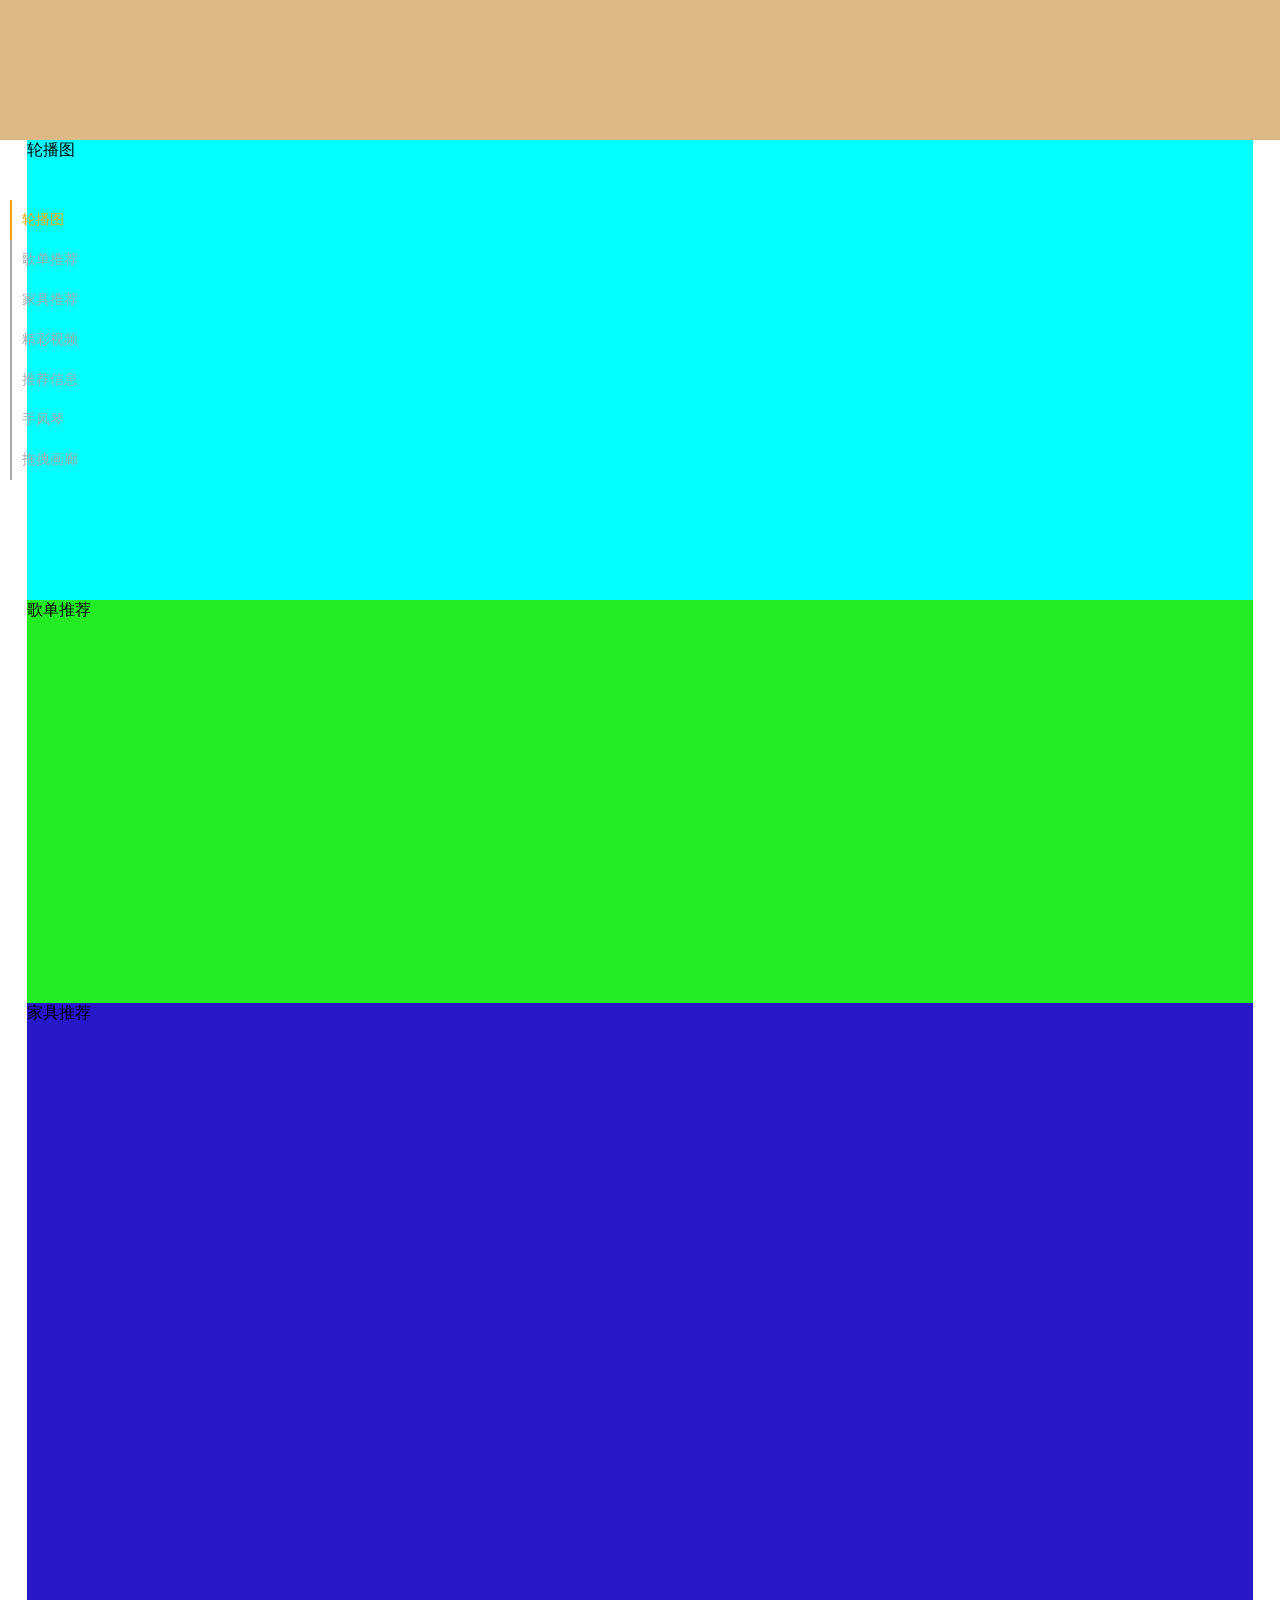
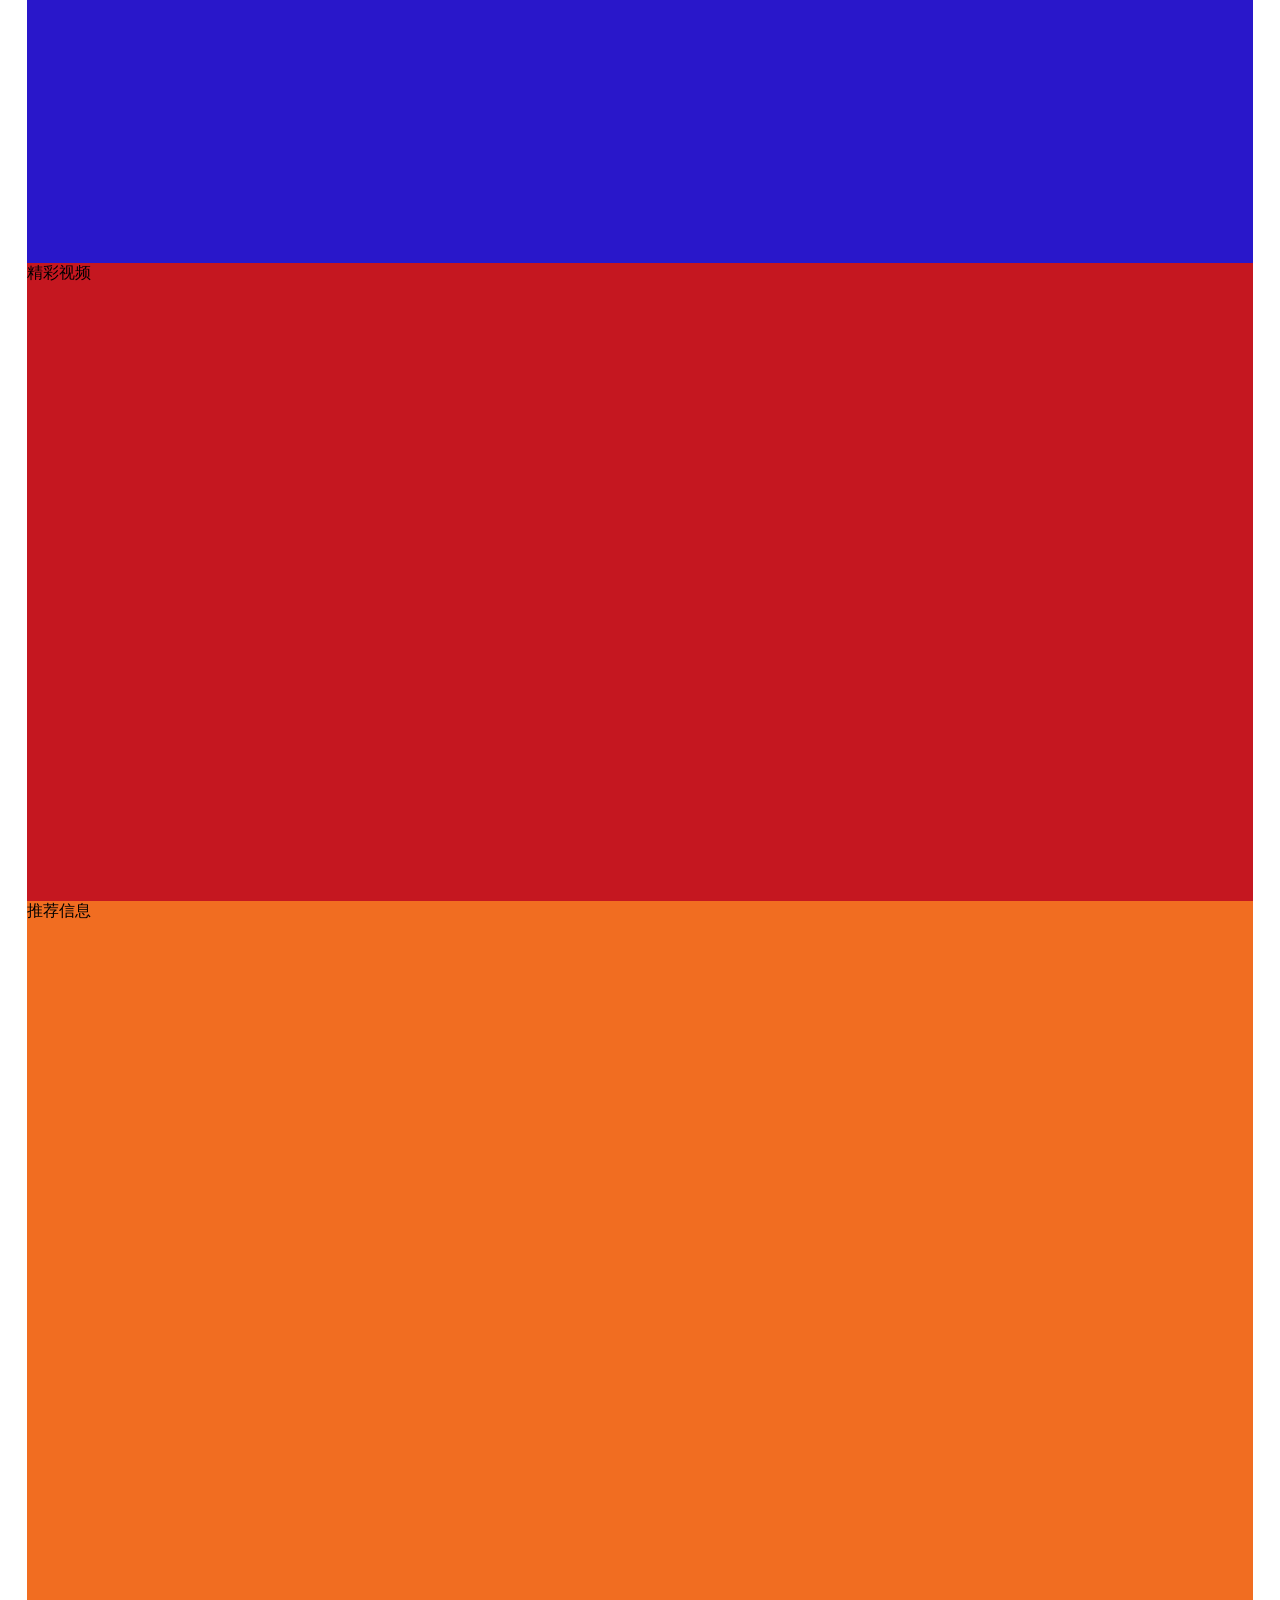
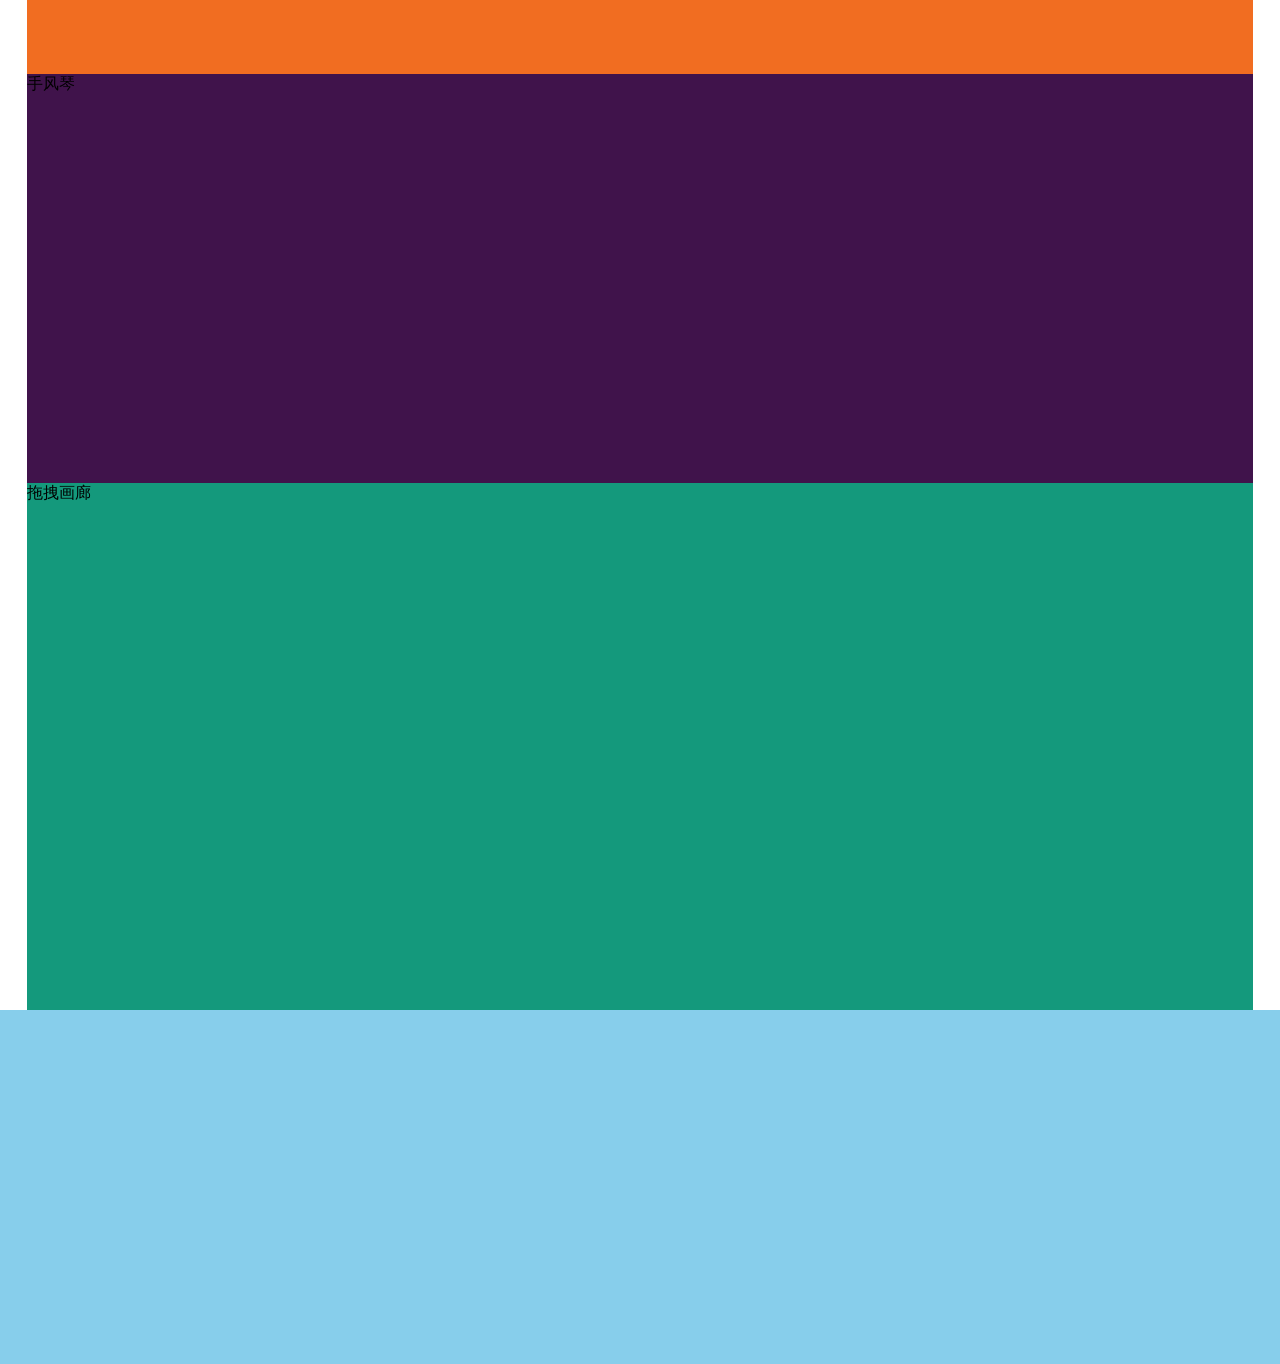
<file: src/louti.html>
<!DOCTYPE html>
<html lang="en">

<head>
  <meta charset="UTF-8">
  <meta name="viewport" content="width=device-width, initial-scale=1.0">
  <title>楼梯式导航</title>
  <style>
    body {
      margin: 0;
    }

    ul {
      list-style: none;
      margin: 0;
      padding: 0;
    }

    .container {
      width: 1226px;
      margin: 0 auto;
    }

    header {
      height: 140px;
      background-color: burlywood;
    }

    .page1 {
      height: 460px;
      background-color: aqua;
    }

    .page2 {
      height: 403px;
      background-color: rgb(36, 236, 36);
    }

    .page3 {
      height: 860px;
      background-color: rgb(41, 23, 202);
    }

    .page4 {
      height: 638px;
      background-color: rgb(197, 23, 32);
    }

    .page5 {
      height: 773px;
      background-color: rgb(241, 109, 33);
    }

    .page6 {
      height: 409px;
      background-color: rgb(64, 19, 75);
    }

    .page7 {
      height: 527px;
      background-color: rgb(20, 153, 124);
    }

    .staircase {
      position: fixed;
      left: 10px;
      top: 200px;
    }

    .staircase ul li {
      height: 40px;
      line-height: 40px;
      font-size: 14px;
      border-left: 2px solid rgb(170, 170, 170);
      color: #a8a7a7;
      padding-left: 10px;
      cursor: pointer;
    }

    .staircase ul li.selected {
      border-color: orange;
      color: orange;
    }

    footer {
      height: 354px;
      background-color: skyblue;
    }
  </style>
</head>

<body>
  <header></header>
  <main>
    <div class="page1 container staircase-content">轮播图</div>
    <div class="page2 container staircase-content">歌单推荐</div>
    <div class="page3 container staircase-content">家具推荐</div>
    <div class="page4 container staircase-content">精彩视频</div>
    <div class="page5 container staircase-content">推荐信息</div>
    <div class="page6 container staircase-content">手风琴</div>
    <div class="page7 container staircase-content">拖拽画廊</div>
    <nav class="staircase">
      <ul>
        <li class="selected">轮播图</li>
        <li>歌单推荐</li>
        <li>家具推荐</li>
        <li>精彩视频</li>
        <li>推荐信息</li>
        <li>手风琴</li>
        <li>拖拽画廊</li>
      </ul>
    </nav>
  </main>
  <footer></footer>
  <script>
    const $ = function (selector) {
      return document.querySelectorAll(selector)
    }
    const dom = {
      list: $('.staircase ul li'),
      contentList: $('.staircase-content')
    }
    let currentIndex = 0
    const scrollTops = []
    for (let i = 0; i < dom.contentList.length; i++) {
      scrollTops.push(dom.contentList[i].offsetTop)
    }
    scrollTops.push(Infinity)

    for (let i = 0; i < dom.list.length; i++) {
      dom.list[i].addEventListener('click', function () {
        dom.list[currentIndex].classList.remove('selected')
        dom.list[i].classList.add('selected')
        currentIndex = i
        window.scrollTo({
          left: 0,
          top: scrollTops[i],
          behavior: 'smooth'
        })
      })
    }
    document.addEventListener('scroll', function () {
      const scrollTop = window.scrollY
      // let newIndex = 0
      // for (let i = 0; i < scrollTops.length; i++) {
      //   if (i === scrollTops.length - 1 || scrollTops[i + 1] > scrollTop) {
      //     newIndex = i
      //     break;
      //   }
      // }
      // if (newIndex !== currentIndex) {
      //   dom.list[currentIndex].classList.remove('selected')
      //   dom.list[newIndex].classList.add('selected')
      //   currentIndex = newIndex
      // }
      for (let i = 0; i < scrollTops.length; i++) {
        let k = i - 1 < 0 ? 0 : i - 1
        if (scrollTops[i] >= scrollTop + dom.contentList[k].clientHeight / 3) {
          dom.list[currentIndex].classList.remove('selected')
          dom.list[k].classList.add('selected')
          currentIndex = k
          return;
        }
      }
    })
  </script>
</body>

</html>
</file>
<file: src/fonts/iconfont.css>
@font-face {
  font-family: "iconfont"; /* Project id 5041110 */
  src: url('iconfont.woff2?t=1760862467839') format('woff2'),
       url('iconfont.woff?t=1760862467839') format('woff'),
       url('iconfont.ttf?t=1760862467839') format('truetype');
}

.iconfont {
  font-family: "iconfont" !important;
  font-size: 16px;
  font-style: normal;
  -webkit-font-smoothing: antialiased;
  -moz-osx-font-smoothing: grayscale;
}

.icon-weizhi:before {
  content: "\e7ba";
}

.icon-tian1:before {
  content: "\e60c";
}

.icon-gift:before {
  content: "\e8b5";
}

.icon-liwu1:before {
  content: "\e62b";
}

.icon-a-tubiao_jiantou:before {
  content: "\e639";
}

.icon-tian:before {
  content: "\e60b";
}

.icon-erweima:before {
  content: "\e642";
}

.icon-gouwuche:before {
  content: "\e60a";
}

.icon-liwu:before {
  content: "\e600";
}

.icon-editor2:before {
  content: "\e62f";
}

.icon-caidan:before {
  content: "\e610";
}

.icon-fangdajing:before {
  content: "\e6e4";
}

.icon-duanxin:before {
  content: "\e6e5";
}

.icon-kefu:before {
  content: "\e625";
}

.icon-zujian-zuoyouhuadongtu:before {
  content: "\e604";
}

.icon-fanhuidingbu:before {
  content: "\e633";
}

.icon-play:before {
  content: "\e622";
}

.icon-qq:before {
  content: "\e83d";
}

.icon-danchuang:before {
  content: "\e63c";
}

.icon-xiangyingshi:before {
  content: "\e6ae";
}

.icon-xuanxiangka:before {
  content: "\e709";
}

.icon-play-circle:before {
  content: "\e86f";
}

.icon-bim_donghua:before {
  content: "\e6e9";
}

.icon-shoujizhuti-xiangce:before {
  content: "\e605";
}

.icon-shoujizhuti-duanxin:before {
  content: "\e606";
}

.icon-shoujizhuti-tongxunlu:before {
  content: "\e607";
}

.icon-shoujizhuti-xiazai:before {
  content: "\e608";
}

.icon-shoujizhuti-bianqian:before {
  content: "\e609";
}

.icon-weixin:before {
  content: "\e60f";
}

.icon-lunbotuguanli:before {
  content: "\e6a1";
}

.icon-shoufengqin:before {
  content: "\e6b4";
}
</file>
<file: src/css/global.css>
body{
    font: 14px/1.5 "Helvetica Neue", Helvetica, Arial, sans-serif;
    min-width: 1226px;
    color:#333;
}
.container{
    margin: 0 auto;
    width: 1226px;
}
.ellipsis-single-line{
    overflow: hidden;
    text-overflow: ellipsis;
    white-space: nowrap;
}
.ellipsis-mulit-line{
    display: -webkit-box;
    overflow: hidden;
    text-overflow: ellipsis;  
    -webkit-box-orient: vertical; /* 多行 */
    -webkit-line-clamp: 2; /* 显示行数 */
}
.img-cover{
    width: 100%;
    height: 100%;
    object-fit: cover;
}
.center-flex{
    display: flex;
    justify-content: center;
    align-items: center;
}
.center-position-absolute{
    position: absolute;
    top: 50%;
    left: 50%;
    transform: translate(-50%, -50%); 
}
.icon {
  width: 1em;
  height: 1em;
  vertical-align: -0.15em;
  fill: currentColor;
  overflow: hidden;
}
</file>
<file: src/css/index.css>
/* 顶部导航栏容器，设置高度和弹性布局 */
.tapbar-flex {
  height: 40px;
  display: flex;
  justify-content: space-between;
}

/* 顶部导航栏背景色 */
.site-tapbar {
  background-color: #333;
}

/* 导航栏链接样式 */
.site-tapbar a {
  color: #b0b0b0;
  font-size: 12px;
}

/* 鼠标悬停时链接颜色变白 */
.site-tapbar a:hover {
  color: #fff;
}

/* 导航菜单容器 */
.tapbar-nav > ul {
  display: flex;
  justify-content: space-between;
  column-gap: 15px;
  line-height: 40px;
}

/* 导航菜单项 */
.tapbar-nav > ul > li {
  height: 40px;
}

/* 带子菜单的导航项 */
.tapbar-nav ul li.submenu {
  padding-right: 13px;
  position: relative;
}

/* 子菜单箭头图标 */
.tapbar-nav ul li.submenu::before {
  content: "";
  width: 7px;
  height: 7px;
  position: absolute;
  top: 50%;
  right: 0;
  border-top: 1px solid #b0b0b0;
  border-left: 1px solid #b0b0b0;
  transform: translateY(-75%) rotate(225deg);
  transition: transform 0.3s ease-in-out;
}

/* 鼠标悬停时箭头旋转并改变颜色 */
.tapbar-nav ul li.submenu:hover::before {
  transform: translateY(-25%) rotate(45deg);
  cursor: pointer;
  border-color: #fff;
}

/* 子菜单上方的小三角 */
.submenu::after {
  content: "";
  position: absolute;
  bottom: 0;
  left: 50%;
  border: 6px solid transparent;
  border-bottom: 6px solid #fff;
  transform: translateX(-50%);
  display: none;
}

/* 子菜单列表样式 */
.submenu .submenu-list {
  position: absolute;
  top: 40px;
  left: 50%;
  transform: translateX(-50%);
  width: 105px;
  height: 0;
  box-shadow: 0 2px 5px rgba(0, 0, 0, 0.2);
  font-size: 12px;
  overflow: hidden;
  transition: height 0.7s;
}

/* 子菜单列表内边距 */
.submenu .submenu-list ul {
  padding: 6px 0 8px 6px;
}

/* 子菜单项样式 */
.submenu .submenu-list li {
  height: 16px;
  line-height: 16px;
  margin-bottom: 14px;
}

/* 最后一个子菜单项取消下边距 */
.submenu .submenu-list li:last-child {
  margin-bottom: 0;
}

/* 子菜单图标样式 */
.submenu .submenu-list li .icon {
  font-size: 16px;
  margin-right: 4px;
}

/* 子菜单链接悬停时的颜色 */
.submenu .submenu-list a:hover {
  color: #ff6a00;
}

/* 鼠标悬停时显示子菜单 */
.submenu:hover .submenu-list {
  display: block;
  height: 150px;
  z-index: 3;
  background-color: #fff;
}

/* 鼠标悬停时显示小三角 */
.submenu:hover::after {
  display: block;
}

/* 下载菜单样式 */
.submenu .download {
  width: 124px;
  height: 0px;
  position: absolute;
  top: 40px;
  left: 50%;
  transform: translate(-50%);
  overflow: hidden;
  box-shadow: 0 1px 7px 0 rgba(0, 0, 0, 0.3);
  transition: height 0.5s ease-in-out;
  z-index: 3;
  background-color: #fff;
}

/* 下载菜单中的SVG图标 */
.submenu .download svg {
  display: block;
  margin: 17px auto 0px;
}

/* 下载菜单中的文字 */
.submenu .download p {
  margin-top: 16px;
  line-height: 0;
  text-align: center;
}

/* 下载菜单中的图标 */
.submenu .download .icon {
  font-size: 87px;
}

/* 鼠标悬停时显示下载菜单 */
.submenu:hover .download {
  display: block;
  height: 148px;
}

/* 顶部导航右侧内容容器 */
.tapbar-warp {
  display: flex;
  justify-content: space-around;
}

/* 信息区域样式 */
.tapbar-warp .tapbar-info {
  margin-right: 14px;
}

/* 信息区域列表样式 */
.tapbar-warp .tapbar-info ul {
  display: flex;
  justify-content: space-between;
  column-gap: 13px;
}

/* 导航项样式 */
.tapbar-warp ul li {
  height: 40px;
  line-height: 40px;
}

/* 购物车区域样式 */
.tapbar-warp .tapbar-car {
  width: 120px;
  line-height: 40px;
  position: relative;
}

/* 购物车链接样式 */
.tapbar-warp .tapbar-car a {
  display: flex;
  justify-content: center;
  align-items: center;
  transition: all 0s 0.5s;
}

/* 购物车图标样式 */
.tapbar-warp .tapbar-car .icon {
  font-size: 16px;
  margin-right: 7px;
  margin-top: -2px;
}

/* 鼠标悬停时购物车链接样式 */
.tapbar-warp .tapbar-car:hover a {
  background-color: #fff;
  color: #ff6a00;
  transition-delay: 0s;
}

/* 购物车下拉菜单样式 */
.tapbar-warp .tapbar-car .car-menu {
  position: absolute;
  right: 0;
  top: 40px;
  width: 316px;
  height: 0;
  line-height: 100px;
  background-color: #fff;
  text-align: center;
  box-shadow: 0 1px 7px 0 rgba(0, 0, 0, 0.3);
  font-size: 12px;
  overflow: hidden;
  transition: height 0.5s;
}

/* 鼠标悬停时显示购物车菜单 */
.tapbar-warp .tapbar-car:hover .car-menu {
  display: block;
  height: 100px;
  z-index: 1;
}

/* 网站头部区域样式 */
.site-header {
  /* background-color: #f5f5f5; */ /* 调试用背景色 */
  height: 56px; /* 头部高度 */
  padding: 23px 0 21px 0; /* 上右下左内边距 */
}

/* 头部弹性布局容器 */
.site-header .header-flex {
  display: flex;
  justify-content: space-between; /* 子元素两端对齐 */
  align-items: center; /* 垂直居中 */
}

/* 头部logo区域 */
.site-header .header-logo {
  /* background-color: cadetblue; */ /* 调试用背景色 */
  flex: 1; /* 弹性占比1 */
}

/* 导航菜单容器 */
.header-nav .nav-menu ul {
  display: flex;
  justify-content: space-between;
  align-items: center;
  column-gap: 14px; /* 列间距 */
  margin-right: 50px; /* 右侧外边距 */
  color: #b0b0b0; /* 文字颜色 */
}

/* 导航菜单项悬停效果 */
.header-nav .nav-menu li:hover {
  color: #ffa400; /* 悬停时文字颜色 */
  cursor: pointer; /* 鼠标手型 */
}

/* logo标题（默认隐藏） */
.header-logo h1 {
  display: none;
}

/* 搜索区域样式 */
.header-search {
  position: relative; /* 相对定位 */
}

/* 搜索输入框 */
.header-search input.search-input {
  width: 233px; /* 宽度 */
  line-height: 50px; /* 行高 */
  border: 1px solid #e0e0e0; /* 边框 */
  padding-left: 11px; /* 左内边距 */
}

/* 输入框占位符样式 */
.header-search input.search-input::placeholder {
  font-size: 14px; /* 字体大小 */
  color: #b0b0b0; /* 占位符颜色 */
}

/* 搜索按钮 */
.header-search .search-btn {
  width: 52px; /* 宽度 */
  line-height: 50px; /* 行高 */
  border: 1px solid #e0e0e0; /* 边框 */
  margin-left: -5px; /* 左外边距，与输入框重叠 */
  background: #fff; /* 背景色 */
}

/* 搜索按钮图标 */
.header-search .search-btn .icon {
  font-size: 18px; /* 图标大小 */
}

/* 输入框和按钮悬停效果 */
.header-search input.search-input:hover,
.header-search .search-btn:hover {
  border-color: #b6b5b5; /* 边框颜色变化 */
}

/* 搜索按钮悬停效果 */
.header-search .search-btn:hover {
  background-color: #ffa600; /* 背景色 */
  color: #fff; /* 文字颜色 */
  cursor: pointer; /* 鼠标手型 */
}

/* 关键词列表 */
.header-search .keyword-list {
  width: 244px; /* 宽度 */
  /* min-height: 300px; */ /* 最小高度（调试用） */
  border: 1px solid #e5e5e5; /* 边框 */
  position: absolute; /* 绝对定位 */
  top: 51px; /* 距离顶部位置 */
  left: 0; /* 左对齐 */
  display: none; /* 默认隐藏 */
  z-index: 3;
  background: #fff;
}

/* 关键词列表项 */
.header-search .keyword-list ul li {
  line-height: 30px; /* 行高 */
  padding-left: 10px; /* 左内边距 */
  font-size: 12px; /* 字体大小 */
}

/* 关键词列表项悬停效果 */
.header-search .keyword-list ul li:hover {
  background-color: #f5f5f5; /* 背景色 */
  cursor: pointer; /* 鼠标手型 */
}

/* 输入框聚焦时的样式 */
.header-search input.search-input:focus,
.header-search input.search-input:focus ~ .keyword-list,
.header-search input.search-input:focus ~ .search-btn {
  border-color: #ffa600; /* 聚焦时边框颜色 */
}

/* 显示关键词列表的类 */
.header-search .show {
  display: block; /* 显示 */
}
/* swiper start */
/* 轮播图容器 */
.banner {
  height: 460px; /* 固定高度 */
  background-color: bisque; /* 背景色 */
  position: relative; /* 相对定位 */
  /* z-index: -1; */
}

/* Swiper容器 */
.swiper {
  height: 460px; /* 与banner同高 */
  /*--swiper-theme-color: #ff6600; !* 设置Swiper风格 *!*/
  --swiper-navigation-color: #fff; /* 单独设置按钮颜色 */
  /* 设置按钮大小 */
  --swiper-navigation-size: 31px;
}
.swiper a {
  display: block;
}
/* Swiper左导航按钮 */
.swiper .swiper-button-prev {
  left: 244px; /* 距离左侧位置 */
}

/* Swiper分页器 */
.swiper .swiper-pagination {
  text-align: right; /* 文字右对齐 */
  padding-right: 34px; /* 右内边距 */
  box-sizing: border-box; /* 盒模型 */
  bottom: 26px; /* 距离底部位置 */
  line-height: 14px; /* 行高 */
}

/* Swiper分页器圆点 */
.swiper .swiper-pagination-bullet {
  width: 10px; /* 宽度 */
  height: 10px; /* 高度 */
  border: 2px solid #4d4d4d; /* 边框 */
  background-color: transparent; /* 透明背景 */
  opacity: 1; /* 不透明 */
}

/* Swiper分页器激活状态圆点 */
.swiper .swiper-pagination-bullet-active {
  background-color: #666; /* 背景色 */
}
/* end swiper */
/* category start */
/* 分类导航容器 */
.category {
  position: absolute; /* 绝对定位 */
  width: 234px; /* 固定宽度 */
  background-color: rgba(0, 0, 0, 0.3); /* 半透明黑色背景 */
  inset: 0; /* 从0开始填充整个父容器 */
  z-index: 1; /* 层级为1，确保在其他元素之上 */
}

/* 分类导航主列表 */
.category > ul {
  padding-top: 19px; /* 顶部内边距 */
  position: relative; /* 相对定位 */
}

/* 分类导航一级菜单项 */
.category > ul > li > a {
  display: block; /* 块级元素显示 */
  line-height: 42px; /* 行高 */
  padding-left: 30px; /* 左侧内边距 */
  color: #fff; /* 白色文字 */
  background: url("../assets/images/arrow-right.png") no-repeat 203px center; /* 右侧箭头图标 */
}

/* 一级菜单项鼠标悬停效果 */
.category > ul > li:hover {
  background-color: #ff6a00; /* 橙色背景 */
  cursor: pointer; /* 鼠标手型 */
}

/* 鼠标悬停时显示二级菜单 */
.category > ul > li:hover .category-item {
  display: block; /* 显示二级菜单 */
}

/* 二级分类菜单容器 */
.category ul li .category-item {
  position: absolute; /* 绝对定位 */
  top: 0; /* 距离顶部0 */
  left: 234px; /* 距离左侧234px，正好是主菜单宽度 */
  /* min-width: 500px; */ /* 最小宽度（已注释） */
  height: 460px; /* 固定高度，与轮播图同高 */
  background-color: rgb(255, 255, 255); /* 白色背景 */
  box-shadow: 0 1px 7px rgba(0, 0, 0, 0.3); /* 添加阴影效果 */
  display: none; /* 默认隐藏 */
}

/* 二级菜单内部列表布局 */
.category ul li .category-item ul {
  display: grid; /* 使用网格布局 */
  grid-template-rows: repeat(6, 76px); /* 6行，每行76px */
  grid-template-columns: repeat(1, 256px); /* 1列，每列256px */
  grid-auto-flow: column; /* 自动流动方向为列 */
  grid-auto-columns: 256px; /* 自动列宽 */
}

/* 二级菜单链接样式 */
.category ul li .category-item a {
  padding: 21px 0 21px 25px; /* 上右下左内边距 */
  display: flex; /* 弹性布局 */
  align-items: center; /* 垂直居中 */
  line-height: 40px; /* 行高 */
  /* color:#fff; */ /* 文字颜色（已注释） */
}

/* 二级菜单图片样式 */
.category ul li .category-item a img {
  margin-right: 19px; /* 右侧外边距 */
}

/* 二级菜单项鼠标悬停效果 */
.category ul li .category-item ul li:hover a {
  color: #ff6a00; /* 橙色文字 */
}
/* end category */
/* music-recommend start */
.music {
  /* height: 624px; */
  background-color: #f7f7f7;
  margin-top: 26px;
}

.music-banner {
  padding-top: 26px;
  height: 120px;
}

.music-recommend {
  margin-top: 40px;
}

.music-recommend h2.music-title {
  font-size: 32px;
  text-align: center;
}

.music-recommend .recommend-card ul {
  display: flex;
  justify-content: center;
  column-gap: 56px;
  /* background-color: aqua; */
  font-size: 16px;
  margin-top: 22px;
  cursor: pointer;
}

.music-recommend .recommend-card ul li.active {
  color: #31c27c;
}

.music-recommend .music-content .music-content-item {
  min-height: 278px;
  margin-top: 31px;
  display: none;
}
.music-recommend .music-content .music-content-item.active {
  display: block;
}

.music-recommend .music-content .music-content-item ul.music-list {
  display: flex;
  column-gap: 26px;
}
.music-recommend .music-content .music-content-item ul li {
  width: 224px;
}
.music-recommend .music-content .music-content-item ul li .img {
  position: relative;
  overflow: hidden;
}

.music-recommend .music-content .music-content-item ul li .img img {
  display: block;
  width: 100%;
  height: 224px;
  background-color: rgb(25, 0, 255);
  transition: transform 0.5s;
}

.music-recommend .music-content .music-content-item ul li .img:hover img {
  transform: scale(1.2);
}

.music-recommend .music-content .music-content-item ul li.img::before {
  content: "";
  position: absolute;
  top: 0;
  left: 0;
  width: 100%;
  height: 100%;
  background-color: rgba(0, 0, 0, 0);
  z-index: 1;
  transition: background-color 0.3s;
}

.music-recommend .music-content .music-content-item ul li .img:hover::before {
  background-color: rgba(0, 0, 0, 0.3);
}

.music-recommend .music-content .music-content-item ul li .img .iconfont {
  font-size: 65px;
  position: absolute;
  top: 50%;
  left: 50%;
  color: #fff;
  transform: translate(-50%, -50%) scale(0);
  transition: transform 0.3s;
  z-index: 2;
}

.music-recommend .music-content .music-content-item ul li .img:hover .iconfont {
  transform: translate(-50%, -50%) scale(1);
}

.music-recommend .music-content .music-content-item ul li p {
  color: #999;
}

.music-recommend .music-content .music-content-item ul li p.music-desc {
  margin-top: 10px;
  margin-bottom: 1px;
  color: #333;
}
.music-recommend .music-content .music-content-item ul li p:hover.music-desc {
  color: #31c27c;
  cursor: pointer;
}
/* end music-recommend */
/* product start */
/* 产品区域标题栏样式 */
.product .product-header {
  display: flex; /* 使用弹性布局 */
  justify-content: space-between; /* 子元素两端对齐 */
  padding-top: 28px; /* 顶部内边距 */
  margin-bottom: 29px; /* 底部外边距 */
}

/* 产品区域主标题样式 */
.product .product-header h3 {
  font-size: 24px; /* 字体大小 */
  font-weight: bold; /* 字体粗细 */
  margin-bottom: 10px; /* 底部外边距 */
}

/* 产品区域副标题样式 */
.product .product-header p {
  font-size: 14px; /* 字体大小 */
  max-width: 826px; /* 最大宽度 */
}

/* 更多按钮样式 */
.product-header-more {
  width: 118px; /* 宽度 */
  height: 42px; /* 高度 */
  line-height: 42px; /* 行高 */
  text-align: center; /* 文字居中 */
  border: 1px solid rgba(186, 186, 186, 0.3); /* 边框样式 */
  border-radius: 20px; /* 圆角 */
  margin-top: 18px; /* 顶部外边距 */
}

/* 更多按钮链接样式 */
.product-header-more a {
  color: #000; /* 字体颜色 */
}

/* 更多按钮悬停效果 */
.product-header-more:hover {
  border-color: #000; /* 边框颜色 */
  cursor: pointer; /* 鼠标手型 */
}

/* 产品内容区域网格布局 */
.product .product-content {
  /* min-height: 710px; 最小高度 */
  display: grid; /* 使用网格布局 */
  grid-template-columns: 610px repeat(2, 295px); /* 列宽定义 */
  grid-template-rows: 295px 85px 295px; /* 行高定义 */
  gap: 20px 13px; /* 网格间距 */
  grid-template-areas: /* 网格区域定义 */
    "a b c"
    "a d c"
    "a d e";
}

/* 为每个产品内容项分配网格区域 */
.product .product-content .product-content-item:nth-child(1) {
  grid-area: a; /* 第一个元素占据区域a */
}

.product .product-content .product-content-item:nth-child(2) {
  grid-area: b; /* 第二个元素占据区域b */
}

.product .product-content .product-content-item:nth-child(3) {
  grid-area: c; /* 第三个元素占据区域c */
}

.product .product-content .product-content-item:nth-child(4) {
  grid-area: d; /* 第四个元素占据区域d */
}

.product .product-content .product-content-item:nth-child(5) {
  grid-area: e; /* 第五个元素占据区域e */
}

/* 产品内容项通用样式 */
.product .product-content .product-content-item {
  position: relative; /* 相对定位 */
  cursor: pointer; /* 鼠标手型 */
}

/* 产品内容项上的点标记样式 */
.product .product-content .product-content-item .dot {
  position: absolute; /* 绝对定位 */
  width: 32px; /* 宽度 */
  height: 32px; /* 高度 */
  display: none; /* 默认隐藏 */
}

/* 点标记的圆形样式 */
.product .product-content .product-content-item .dot::before {
  content: ""; /* 伪元素内容 */
  width: 14px; /* 宽度 */
  height: 14px; /* 高度 */
  display: block; /* 块级显示 */
  border: 9px solid rgba(0, 0, 0, 0.3); /* 边框 */
  border-radius: 50%; /* 圆形 */
  background: #fff; /* 背景色 */
  background-clip: content-box; /* 背景裁剪 */
  transition: transform ease 0.5s; /* 过渡效果 */
}

/* 鼠标悬停产品项时显示点标记 */
.product .product-content .product-content-item:hover .dot {
  display: block; /* 显示 */
}

/* 点标记悬停效果 */
.product .product-content .product-content-item .dot:hover::before {
  transform: scale(0.9); /* 缩放 */
  box-shadow: 0 0 3px #fff; /* 阴影 */
}

/* 点标记提示信息样式 */
.product .product-content .product-content-item .dot .dot-tipc {
  position: absolute; /* 绝对定位 */
  width: 150px; /* 宽度 */
  background-color: #fff; /* 背景色 */
  left: 41px; /* 左侧位置 */
  top: 50%; /* 顶部位置 */
  transform: translate3d(0, -50%, 0); /* 垂直居中 */
  padding: 10px 0 6px 10px; /* 内边距 */
  display: none; /* 默认隐藏 */
}

/* 点标记悬停时显示提示信息 */
.product .product-content .product-content-item .dot:hover .dot-tipc {
  display: block; /* 显示 */
}

/* 各个点标记的具体位置 */
.product .product-content .product-content-item .dot1 {
  left: 248px; /* 左侧位置 */
  top: 249px; /* 顶部位置 */
}

.product .product-content .product-content-item .dot2 {
  left: 128px;
  top: 359px;
}

.product .product-content .product-content-item .dot3 {
  left: 71px;
  top: 460px;
}

.product .product-content .product-content-item .dot4 {
  left: 53px;
  top: 153px;
}

/* 提示信息内部元素样式 */
.product .product-content .product-content-item .dot .dot-tipc .title {
  font-weight: bold; /* 字体粗细 */
}

.product .product-content .product-content-item .dot .dot-tipc .price {
  font-style: italic; /* 斜体 */
}

.product .product-content .product-content-item .dot .dot-tipc span {
  font-size: 24px; /* 字体大小 */
}
/* end product */
/* video-recommend start */
/* 视频推荐区域整体样式 */
.video {
  margin-top: 40px; /* 距离上方40px */
  background-color: #f8f8f8; /* 背景色 */
  padding-bottom: 40px;
}

/* 视频推荐标题样式 */
.video-recommend h2.video-title {
  text-align: center; /* 文本居中 */
  font-size: 28px; /* 字体大小 */
  font-weight: bold; /* 加粗 */
  color: #000; /* 黑色字体 */
  line-height: 28px; /* 行高 */
  padding: 27px 0 33px 0; /* 上左右下内边距 */
}

/* 视频列表容器 */
.video-recommend .video-list ul {
  display: flex; /* 弹性布局 */
  flex-wrap: wrap; /* 允许换行 */
  justify-content: space-between; /* 两端对齐 */
  row-gap: 10px; /* 行间距 */
}

/* 视频列表占位符 */
.video-recommend .video-list ul span {
  width: 303px; /* 宽度 */
}

/* 视频列表项基础样式 */
.video-recommend .video-list ul li {
  width: 303px; /* 宽度 */
  height: 245px; /* 高度 */
  transition: box-shadow 0.5s; /* 阴影过渡效果 */
}

/* 视频列表项悬停效果 */
.video-recommend .video-list ul li:hover {
  box-shadow: 2px 1px 10px rgba(0, 0, 0, 0.3); /* 添加阴影 */
}

/* 视频链接样式 */
.video-recommend .video-list ul li a {
  display: block; /* 块级元素 */
  width: 100%; /* 宽度100% */
  height: 100%; /* 高度100% */
}

/* 视频内容区域 */
.video-recommend .video-list ul li .video-content {
  position: relative; /* 相对定位 */
  height: 190px; /* 高度 */
  cursor: pointer; /* 手型光标 */
}

/* 视频内容遮罩层 */
.video-recommend .video-list ul li .video-content::before {
  content: ""; /* 伪元素内容为空 */
  position: absolute; /* 绝对定位 */
  inset: 0; /* 四边为0 */
  width: 303px; /* 宽度 */
  height: 190px; /* 高度 */
  background-color: rgba(0, 0, 0, 0); /* 透明背景 */
  transition: background-color 0.5s; /* 背景色过渡 */
}

/* 视频内容悬停遮罩效果 */
.video-recommend .video-list ul li .video-content:hover::before {
  background-color: rgba(0, 0, 0, 0.3); /* 半透明黑色背景 */
}

/* 视频播放图标 */
.video-recommend .video-list ul li .video-content .icon {
  font-size: 30px; /* 字体大小 */
  line-height: 1; /* 行高 */
  color: #fff; /* 白色 */
  position: absolute; /* 绝对定位 */
  right: 13px; /* 距右13px */
  bottom: 15px; /* 距底15px */
}

/* 视频标题段落 */
.video-recommend .video-list ul li P {
  height: 55px; /* 高度 */
  line-height: 55px; /* 行高 */
  text-align: center; /* 文本居中 */
  background-color: #fff; /* 白色背景 */
  font-size: 16px; /* 字体大小 */
  color: #000; /* 黑色字体 */
}

/* 视频弹窗遮罩层 */
.video-mask {
  position: fixed; /* 固定定位 */
  inset: 0; /* 四边为0 */
  width: 100%; /* 宽度100% */
  height: 100%; /* 高度100% */
  background-color: rgba(0, 0, 0, 0.5); /* 半透明黑色背景 */
  display: none; /* 默认隐藏 */
  z-index: 1;
}

/* 视频弹窗内容区域 */
.video-mask .video-content {
  position: absolute; /* 绝对定位 */
  left: 50%; /* 距左50% */
  top: 50%; /* 距顶50% */
  transform: translate3d(-50%, -50%, 0); /* 居中 */
  width: 1226px; /* 宽度 */
  /* height: 500px; */ /* 高度(已注释) */
  background-color: aqua; /* 背景色(调试用) */
}

/* 视频元素样式 */
.video-mask .video-content video {
  width: 1226px; /* 宽度 */
  position: relative; /* 相对定位 */
  display: block; /* 块级元素 */
}

/* 视频关闭按钮 */
.video-mask .video-content span.video-button {
  position: absolute; /* 绝对定位 */
  top: -10px; /* 距顶-10px */
  right: -10px; /* 距右-10px */
  width: 20px; /* 宽度 */
  height: 20px; /* 高度 */
  border-radius: 50%; /* 圆形 */
  border: 2px solid #c9c8c8; /* 边框 */
  cursor: pointer; /* 手型光标 */
}

/* 关闭按钮的X形线条 */
.video-mask .video-content span.video-button::before,
.video-mask .video-content span.video-button::after {
  content: ""; /* 伪元素内容为空 */
  width: 15px; /* 宽度 */
  height: 2px; /* 高度 */
  position: absolute; /* 绝对定位 */
  left: 50%; /* 距左50% */
  top: 50%; /* 距顶50% */
  background-color: #fff; /* 白色 */
}

/* 关闭按钮第一条线(45度角) */
.video-mask .video-content span.video-button::before {
  transform: translate3d(-50%, -50%, 0) rotate(45deg);
}

/* 关闭按钮第二条线(-45度角) */
.video-mask .video-content span.video-button::after {
  transform: translate3d(-50%, -50%, 0) rotate(-45deg);
}
/* end video-recommend */
/* info start */
/* 信息推荐区域样式 */
.info .info-recommend {
  padding: 26px 0; /* 上下内边距26px，左右0 */
}

/* 信息标题样式 */
.info .info-recommend h2.info-title {
  font-size: 34px; /* 字体大小 */
  font-weight: bold; /* 加粗 */
  color: #000; /* 黑色字体 */
  text-align: center; /* 文本居中 */
  position: relative; /* 相对定位 */
}

/* 信息标题装饰线（伪元素） */
.info .info-recommend h2.info-title::before {
  content: ""; /* 空内容 */
  position: absolute; /* 绝对定位 */
  left: 50%; /* 距左50% */
  top: 50%; /* 距顶50% */
  width: 30px; /* 宽度 */
  height: 2px; /* 高度 */
  background-color: #c7000b; /* 红色背景 */
  transform: translate3d(-50%, 20px, 0); /* 位置变换 */
}

/* 信息内容网格布局 */
.info .info-content {
  display: grid; /* 网格布局 */
  grid-template-rows: repeat(2, 320px); /* 2行，每行320px */
  grid-template-columns: 300px 286px 299px 300px; /* 4列不同宽度 */
  grid-gap: 30px 14px; /* 网格间距：行30px，列14px */
}

/* 第一个信息项占据特殊网格区域（第一行，跨两列） */
.info .info-content .info-content-item:nth-child(1) {
  grid-area: 1/1/2 / span 2; /* 从第1行第1列开始，到第2行，跨2列 */
}

/* 第五个信息项占据特殊网格区域（第二行，跨两列） */
.info .info-content .info-content-item:nth-child(5) {
  grid-area: 2 / 2 / 3 / span 2; /* 从第2行第2列开始，到第3行，跨2列 */
}

/* 信息内容项通用样式 */
.info .info-content .info-content-item {
  position: relative; /* 相对定位 */
  /* border: 1px solid #ddd; */ /* 边框（已注释） */
  cursor: pointer; /* 手型光标 */
  overflow: hidden; /* 溢出隐藏 */
}

/* 信息项链接样式 */
.info .info-content .info-content-item a {
  display: block; /* 块级元素 */
}

/* 信息项图片样式 */
.info .info-content .info-content-item img {
  display: block; /* 块级元素 */
  transition: transform 0.3s; /* 变换过渡效果 */
}

/* 鼠标悬停时图片放大效果 */
.info .info-content .info-content-item:hover a > img {
  transform: scale(1.3); /* 放大1.3倍 */
}

/* 产品信息覆盖层样式 */
.info .info-content .info-content-item .product {
  position: absolute; /* 绝对定位 */
  left: 19px; /* 距左19px */
  bottom: -30px; /* 距底-30px（初始隐藏） */
  width: 100%; /* 宽度100% */
  color: #fff; /* 白色字体 */
  transition: bottom 0.5s; /* 底部位置过渡效果 */
}

/* 鼠标悬停时显示产品信息 */
.info .info-content .info-content-item:hover .product {
  bottom: 40px; /* 距底40px（显示位置） */
}

/* 产品信息中的span标签样式 */
.info .info-content .info-content-item .product span {
  font-size: 14px; /* 字体大小 */
  margin-bottom: 12px; /* 底部外边距 */
}

/* 产品标题样式 */
.info .info-content .info-content-item .product p.title {
  font-size: 20px; /* 字体大小 */
  font-weight: bold; /* 加粗 */
  margin-bottom: 15px; /* 底部外边距 */
}

/* 更多信息样式 */
.info .info-content .info-content-item .product p.more {
  margin-top: 23px; /* 顶部外边距 */
  font-size: 16px; /* 字体大小 */
}

/* 更多信息中的图标样式 */
.info .info-content .info-content-item .product p.more .iconfont {
  font-size: 14px; /* 字体大小 */
  margin-left: 5px; /* 左外边距 */
  color: #c60318; /* 红色 */
}
/* end info */
/* start accordion  */
/* 手风琴区域标题样式 */
.accordion {
  margin-bottom: 39px;
}
.accordion h2.accordion-title {
  line-height: 44px; /* 行高 */
  padding: 51px 0 44px; /* 上左右下内边距 */
  text-align: center; /* 文本居中 */
}

/* 手风琴内容容器 */
.accordion .accordion-content ul {
  display: flex; /* 弹性布局 */
  flex-direction: row-reverse; /* 反向排列 */
}

/* 最后一个列表项（第一个显示项）占据更大空间 */
.accordion .accordion-content ul li:last-child {
  flex: 2.1; /* 弹性占比2.1 */
}

/* 手风琴列表项通用样式 */
.accordion .accordion-content ul li {
  /* border: 1px solid #ddd; */ /* 边框（已注释） */
  flex: 1; /* 弹性占比1 */
  transition: flex 0.3s; /* 弹性过渡效果 */
  overflow: hidden; /* 溢出隐藏 */
  position: relative; /* 相对定位 */
}

/* 列表项链接样式 */
.accordion .accordion-content ul li a {
  display: block; /* 块级元素 */
}

/* 列表项文本覆盖层 */
.accordion .accordion-content ul li a span {
  position: absolute; /* 绝对定位 */
  left: 0; /* 距左0 */
  bottom: 0; /* 距底0 */
  width: 100%; /* 宽度100% */
  height: 0; /* 高度0（初始隐藏） */
  color: #fff; /* 文本颜色 */
  line-height: 75px; /* 行高 */
  font-size: 16px; /* 字体大小 */
  font-weight: bold; /* 加粗 */
  text-indent: 1em; /* 首行缩进 */
  transition: height 0.5s; /* 高度过渡效果 */
  background-image: linear-gradient(
    /* 渐变背景 */ to bottom,
    rgba(0, 0, 0, 0.2),
    transparent 90%
  );
}

/* 列表项图片样式 */
.accordion .accordion-content ul li a img {
  display: block; /* 块级元素 */
}

/* 鼠标悬停时当前项放大 */
.accordion .accordion-content ul li:hover {
  flex: 2.1; /* 弹性占比2.1 */
}

/* 鼠标悬停时其他项保持原大小 */
.accordion .accordion-content ul li:hover ~ li {
  flex: 1; /* 弹性占比1 */
}

/* 鼠标悬停时显示文本覆盖层 */
.accordion .accordion-content ul li:hover a span {
  height: 75px; /* 高度75px */
  padding-top: 5px; /* 顶部内边距 */
}
/* end accordion  */
/* series start */
/* 系列展示区域 */
.series {
  padding-bottom: 30px; /* 底部内边距 */
}

/* 系列内容网格布局 */
.series .series-content {
  display: grid; /* 使用网格布局 */
  /* 定义三行的高度 */
  grid-template-rows: 132px 102px 165px;
  /* 定义五列的宽度 */
  grid-template-columns: 268px 233px 191px 77px 188px;
  grid-auto-flow: column; /* 网格项目按列填充 */
  /* 定义网格区域布局 */
  grid-template-areas:
    "a b d d f"
    "a b e g g"
    "a c e g g";
}

/* 系列项图片样式 */
.series .series-content .series-item img {
  display: block; /* 图片以块级元素显示 */
}

/* 为每个系列项分配指定的网格区域 */
.series .series-content .series-item:nth-child(1) {
  grid-area: a; /* 第一项占据区域a */
}

.series .series-content .series-item:nth-child(2) {
  grid-area: b; /* 第二项占据区域b */
}

.series .series-content .series-item:nth-child(3) {
  grid-area: c; /* 第三项占据区域c */
}

.series .series-content .series-item:nth-child(4) {
  grid-area: d; /* 第四项占据区域d */
}

.series .series-content .series-item:nth-child(5) {
  grid-area: e; /* 第五项占据区域e */
}

.series .series-content .series-item:nth-child(6) {
  grid-area: g; /* 第六项占据区域g */
}

/* 最后一个系列项的特殊样式 */
.series .series-content .series-item:last-child {
  width: 189px; /* 宽度 */
  height: 133px; /* 高度 */
  background-color: #ea9e4d; /* 背景色 */
  font-size: 32px; /* 字体大小 */
  line-height: 133px; /* 行高与高度相同实现垂直居中 */
  text-align: center; /* 文本水平居中 */
  color: #fff; /* 白色文字 */
}

/* Swiper系列容器样式 */
.series .swiper-series {
  width: 100%; /* 宽度100% */
  height: 400px; /* 固定高度 */
  padding: 33px 0 64px; /* 上下内边距 */
  background-color: #e9e9e9; /* 背景色 */
}

/* Swiper滑块样式 */
.series .swiper-series .swiper-slide {
  width: auto; /* 宽度自适应内容 */
}

/* Swiper水平滚动条样式 */
.swiper-horizontal > .swiper-scrollbar,
.swiper-scrollbar.swiper-scrollbar-horizontal {
  height: 20px; /* 滚动条高度 */
  left: 113px; /* 距离左侧位置 */
  width: calc(100% - 226px); /* 宽度计算 */
  bottom: 23px; /* 距离底部位置 */
}

/* 滚动条拖拽部分样式 */
.swiper-scrollbar-drag {
  height: 14px; /* 高度 */
  top: 3px; /* 距离顶部位置 */
  border-left: 10px solid transparent; /* 左透明边框 */
  border-right: 10px solid transparent; /* 右透明边框 */
  background-color: #fff; /* 背景色 */
  box-sizing: border-box; /* 盒模型 */
  background-clip: content-box; /* 背景裁剪 */
  cursor: move; /* 移动光标 */
  position: relative; /* 相对定位 */
}

/* 滚动条拖拽部分的伪元素样式 */
.swiper-scrollbar-drag::after {
  content: ""; /* 空内容 */
  position: absolute; /* 绝对定位 */
  left: -5px; /* 距离左侧位置 */
  right: -5px; /* 距离右侧位置 */
  height: 100%; /* 高度100% */
  background-color: #fff; /* 背景色 */
  border-radius: 10px; /* 圆角 */
}
/* end series */
/* footer start */
/* 页脚区域 */
.footer {
  margin-top: calc(65px - 28px); /* 顶部外边距计算 */
  line-height: 1; /* 行高设置为1 */
}

/* 页脚服务区域 */
.footer-service {
  height: calc(24px + 28px * 2); /* 高度计算 */
  /* background-color: aquamarine; */ /* 调试用背景色 */
}

/* 服务列表 */
.footer-service .service-list {
  display: flex; /* 弹性布局 */
  column-gap: 1px; /* 列间距1px */
  border-bottom: 1px solid #e0e0e0; /* 底部边框 */
}

/* 服务项 */
.footer-service .service-list .service-item {
  position: relative; /* 相对定位 */
}

/* 服务项分隔线 */
.footer-service .service-list .service-item::before {
  position: absolute; /* 绝对定位 */
  top: 50%; /* 距顶部50% */
  right: -1px; /* 距右侧-1px */
  transform: translateY(-50%); /* 垂直居中 */
  content: ""; /* 伪元素内容为空 */
  width: 1px; /* 宽度1px */
  height: 27px; /* 高度27px */
  background-color: #e0e0e0; /* 背景色 */
}

/* 最后一个服务项隐藏分隔线 */
.footer-service .service-list .service-item:last-child:before {
  width: 0; /* 宽度为0 */
}

/* 服务项链接 */
.footer-service .service-list .service-item a {
  display: flex; /* 弹性布局 */
  width: 242px; /* 宽度 */
  height: calc(28px * 2 + 24px); /* 高度计算 */
  flex: 1; /* 弹性占比 */
  justify-content: center; /* 水平居中 */
  align-items: center; /* 垂直居中 */
  line-height: 27px; /* 行高 */
  font-size: 16px; /* 字体大小 */
  color: #616161; /* 字体颜色 */
}

/* 服务项链接悬停效果 */
.footer-service .service-list .service-item:hover a {
  color: #ffa600; /* 悬停时颜色 */
}

/* 服务项图标 */
.footer-service .service-list .service-item .icon {
  font-size: 24px; /* 字体大小 */
  margin-right: 7px; /* 右外边距 */
  text-align: center; /* 文本居中 */
}

/* 页脚信息区域 */
.footer .footer-info {
  display: flex; /* 弹性布局 */
  justify-content: space-between; /* 两端对齐 */
  margin-top: 40px; /* 顶部外边距 */
}

/* 信息菜单 */
.footer .footer-info .info-menu {
  flex: 1; /* 弹性占比 */
  padding: 0 15px 46px 160px; /* 内边距 */
  display: flex; /* 弹性布局 */
}

/* 菜单列表 */
.footer .footer-info .info-menu dl {
  flex: 1; /* 弹性占比 */
  line-height: 1; /* 行高 */
}

/* 菜单标题 */
.footer .footer-info .info-menu dl dt {
  margin-bottom: 31px; /* 底部外边距 */
  color: #424242; /* 字体颜色 */
}

/* 菜单项 */
.footer .footer-info .info-menu dl dd {
  color: #757575; /* 字体颜色 */
  font-size: 12px; /* 字体大小 */
  padding-bottom: 15px; /* 底部内边距 */
}

/* 菜单项悬停效果 */
.footer .footer-info .info-menu dl dd:hover a {
  color: #ff6700; /* 悬停时颜色 */
  cursor: pointer; /* 鼠标手型 */
}

/* 电话信息区域 */
.footer .footer-info .info-tel {
  position: relative; /* 相对定位 */
  width: calc((1226px - 4px) / 5); /* 宽度计算 */
  /* background-color: aqua; */ /* 调试用背景色 */
  font-family: ArialMT; /* 字体族 */
  display: flex; /* 弹性布局 */
  flex-direction: column; /* 垂直排列 */
  align-items: center; /* 水平居中 */
}

/* 电话信息分隔线 */
.footer .footer-info .info-tel::before {
  content: ""; /* 伪元素内容为空 */
  position: absolute; /* 绝对定位 */
  left: 0; /* 距左侧0 */
  width: 1px; /* 宽度1px */
  height: 80px; /* 高度80px */
  background-color: #e0e0e0; /* 背景色 */
}

/* 电话号码 */
.footer .footer-info .info-tel .tel {
  font-size: 22px; /* 字体大小 */
  color: #ff6700; /* 字体颜色 */
  margin-bottom: 11px; /* 底部外边距 */
}

/* 服务时间 */
.footer .footer-info .info-tel p.time {
  font-size: 12px; /* 字体大小 */
  text-align: left; /* 文本左对齐 */
  margin-bottom: 9px; /* 底部外边距 */
  color: #616161; /* 字体颜色 */
}

/* 服务时间高亮 */
.footer .footer-info .info-tel p.time span {
  color: #ff6700; /* 字体颜色 */
}

/* 客服按钮 */
.footer .footer-info .info-tel p.kf {
  width: 120px; /* 宽度 */
  height: 30px; /* 高度 */
  line-height: 30px; /* 行高 */
  border: 1px solid #ff6700; /* 边框 */
  text-align: center; /* 文本居中 */
}

/* 客服按钮链接 */
.footer .footer-info .info-tel p.kf a {
  color: #ff6700; /* 字体颜色 */
  font-size: 12px; /* 字体大小 */
}

/* 客服按钮图标 */
.footer .footer-info .info-tel p.kf a .icon {
  font-size: 11px; /* 字体大小 */
  margin-top: 0; /* 顶部外边距 */
}

/* 版权信息 */
.footer .copyright {
  font-family: MicrosoftYaHei; /* 字体族 */
  text-align: center; /* 文本居中 */
  font-size: 16px; /* 字体大小 */
  color: #424242; /* 字体颜色 */
  margin-bottom: 57px; /* 底部外边距 */
  line-height: calc(46px + 16px); /* 行高计算 */
}

/* end footer */

/* 聊天区域 */
/* chat start  */
.chat {
  position: fixed; /* 固定定位 */
  top: 317px; /* 距顶部位置 */
  right: 0; /* 距右侧0 */
  width: 85px; /* 宽度 */
  /* min-height: 300px ; */ /* 最小高度（调试用） */
  line-height: 1; /* 行高 */
  z-index: 1; /* 层级 */
}

/* 聊天列表 */
.chat .chat-list {
  display: flex; /* 弹性布局 */
  flex-direction: column; /* 垂直排列 */
  margin-bottom: 20px; /* 底部外边距 */
}

/* 聊天列表项 */
.chat .chat-list li {
  width: 87px; /* 宽度 */
  height: 87px; /* 高度 */
  text-align: center; /* 文本居中 */
  border: 1px solid #f5f5f5; /* 边框 */
  background-color: #fff; /* 背景色 */
  position: relative; /* 相对定位 */
  margin-bottom: 1px; /* 底部外边距 */
}

/* 子菜单 */
.chat .chat-list li .children {
  position: absolute; /* 绝对定位 */
  width: 180px; /* 宽度 */
  height: 180px; /* 高度 */
  right: 88px; /* 距右侧位置 */
  top: 0; /* 距顶部0 */
  box-shadow: 0 0 5px rgba(0, 0, 0, 0.5); /* 阴影 */
  display: none; /* 默认隐藏 */
  transition: display 3s ease-in-out; /* 过渡效果 */
  background-color: #fff; /* 背景色 */
}

/* 子菜单项 */
.chat .chat-list li .children .children-item {
  padding: 10px 0; /* 上下内边距 */
  display: flex; /* 弹性布局 */
  flex-direction: column; /* 垂直排列 */
  align-items: center; /* 水平居中 */
  justify-content: center; /* 垂直居中 */
}

/* 聊天列表链接 */
.chat .chat-list li a {
  display: flex; /* 弹性布局 */
  justify-content: space-evenly; /* 空间均匀分布 */
  flex-direction: column; /* 垂直排列 */
  align-items: center; /* 水平居中 */
  color: #484848; /* 字体颜色 */
  font-size: 14px; /* 字体大小 */
  margin-bottom: 18px; /* 底部外边距 */
}

/* 聊天列表链接悬停效果 */
.chat .chat-list li:hover a {
  color: #ff6700; /* 悬停时颜色 */
}

/* 子菜单显示 */
.chat .chat-list li:hover .children {
  display: block; /* 显示 */
}

/* 聊天列表图标 */
.chat .chat-list li a .icon {
  margin: 13px 0 16px; /* 外边距 */
  font-size: 23px; /* 字体大小 */
}

/* 返回顶部按钮 */
.chat .back-top {
  width: 85px; /* 宽度 */
  height: 85px; /* 高度 */
  background-color: #f7f7f7; /* 背景色 */
  display: none; /* 默认隐藏 */
}

/* 返回顶部按钮悬停效果 */
.chat .back-top:hover {
  color: #ff6700; /* 悬停时颜色 */
  cursor: pointer; /* 鼠标手型 */
}

/* 返回顶部项 */
.chat .back-top .back-item {
  display: flex; /* 弹性布局 */
  flex-direction: column; /* 垂直排列 */
  justify-content: center; /* 垂直居中 */
  align-items: center; /* 水平居中 */
}

/* 返回顶部图标 */
.chat .back-top .icon {
  font-size: 24px; /* 字体大小 */
  margin: 13px 0 16px; /* 外边距 */
}

/* end chat */
.staircase {
  position: fixed;
  left: 0;
  top: 200px;
  display: none;
  z-index: 999;
  padding: 20px;
  border-radius: 5px;
  box-shadow: 0 0 3px rgba(0, 0, 0, 0.5);
}

.staircase ul li {
  width: 100px;
  height: 40px;
  line-height: 40px;
  font-size: 14px;
  /* border-left: 2px solid rgb(170, 170, 170); */
  color: #a8a7a7;
  padding-left: 10px;
  cursor: pointer;
}

.staircase ul li.selected {
  border-color: rgb(239, 95, 252);
  color: #fff;
  background-color: rgb(239, 95, 252);
  border-radius: 5px;
}
</file>
